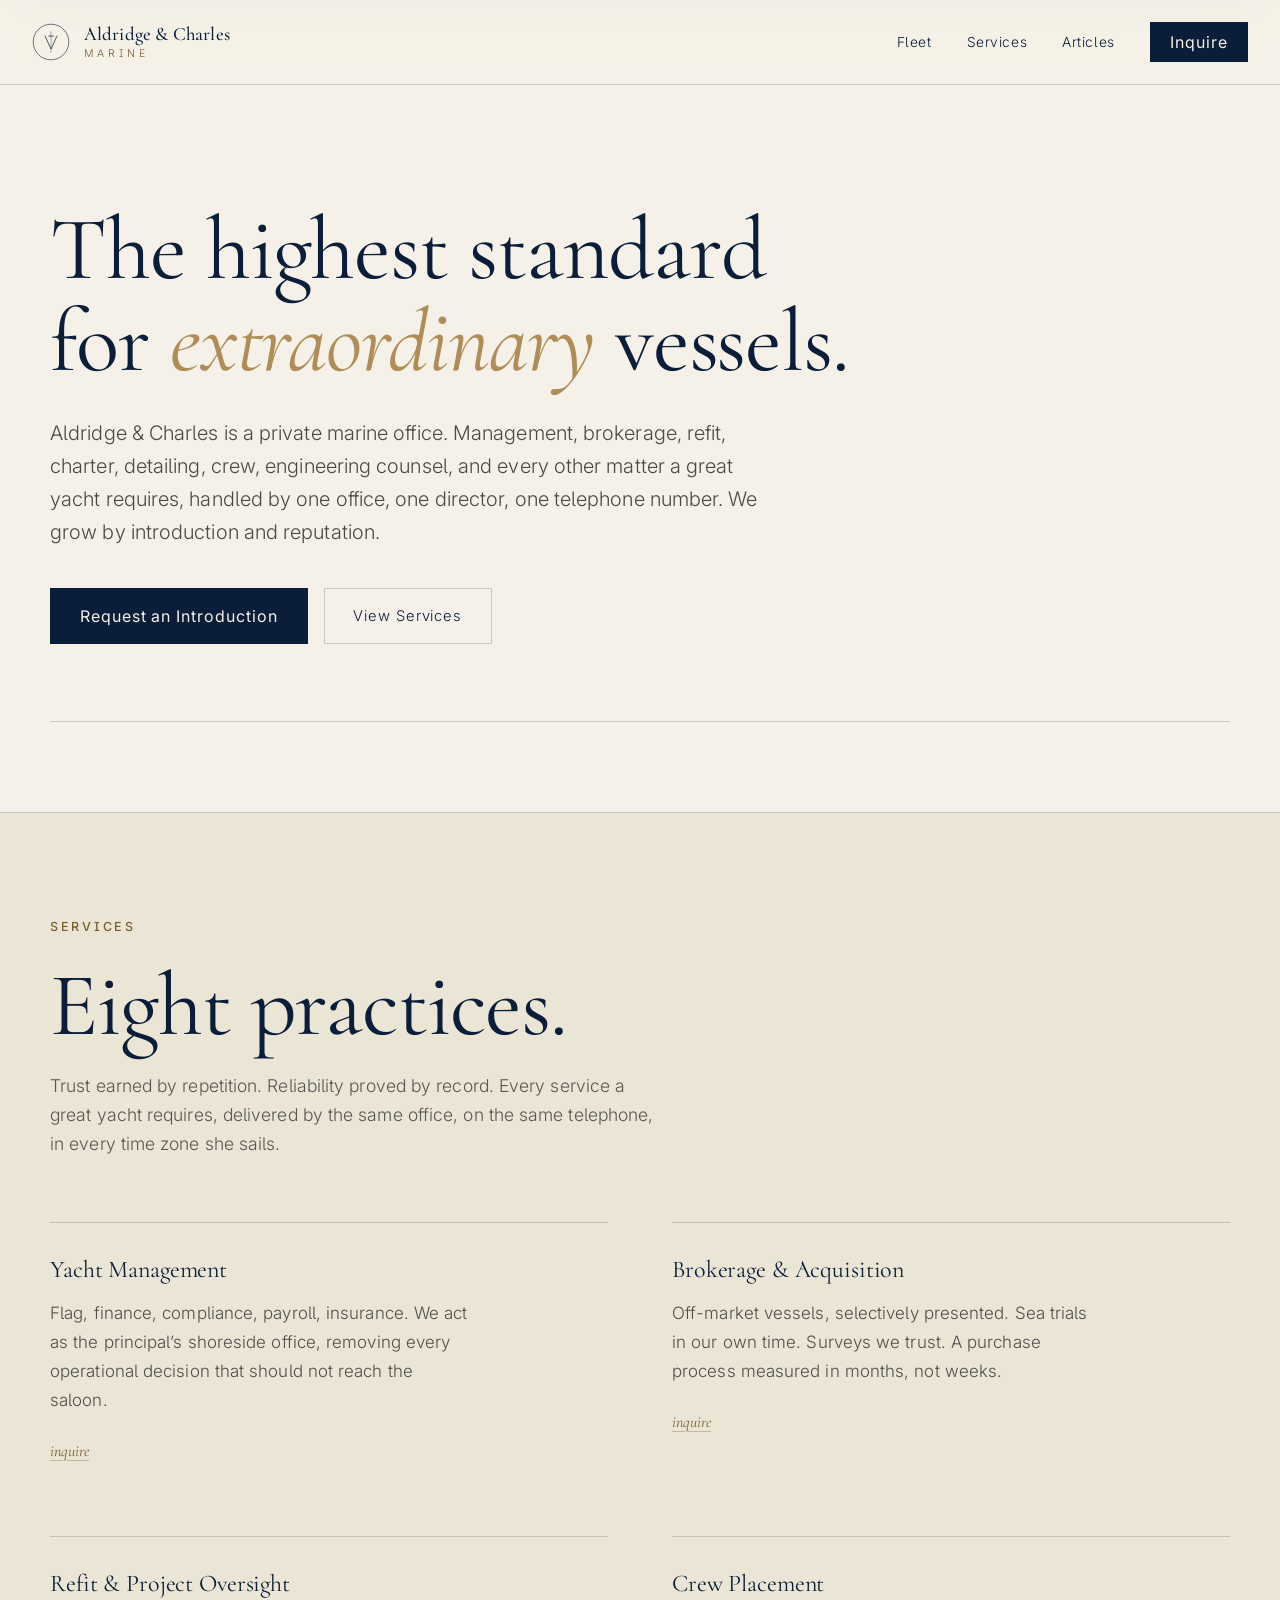
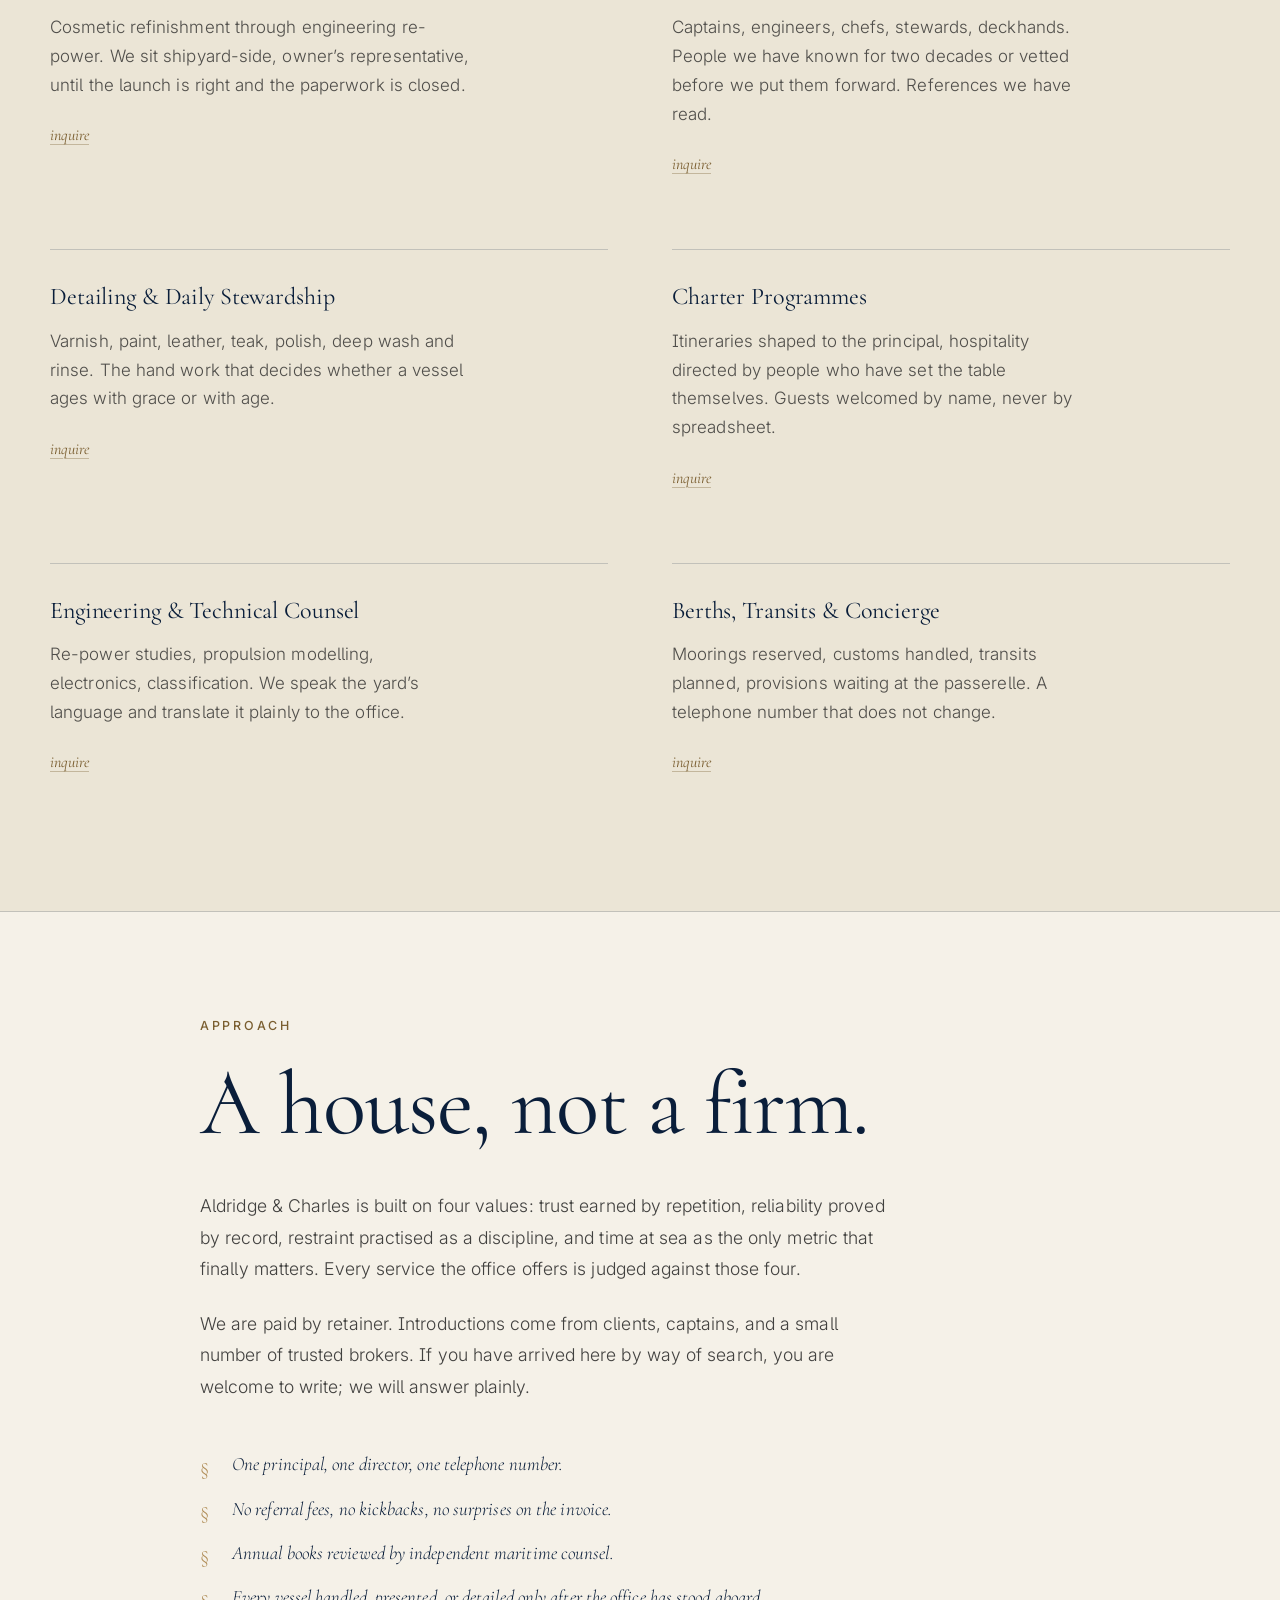
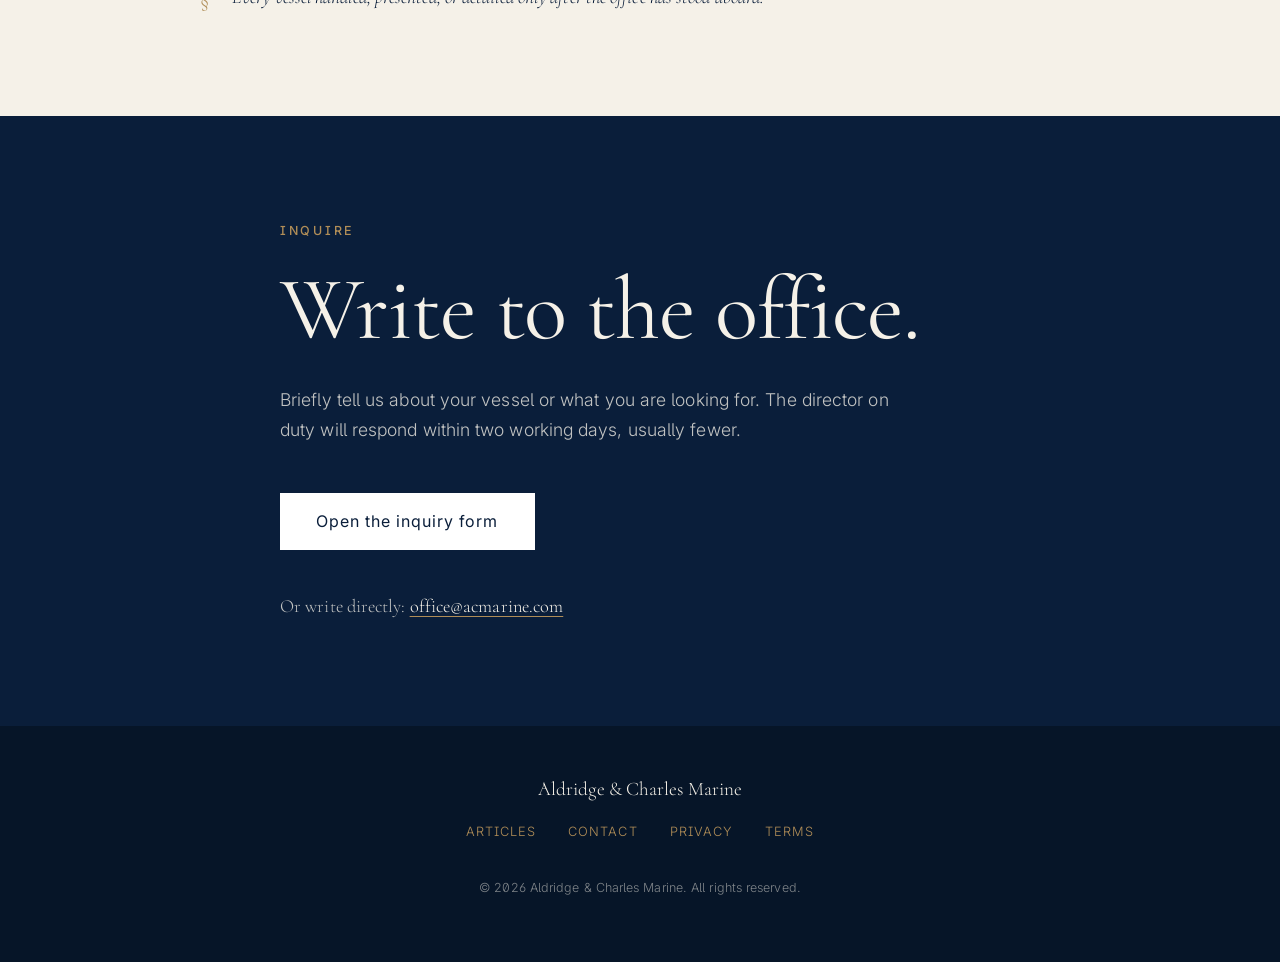
<file: index.html>
<!DOCTYPE html>
<html lang="en">
<head>
<meta charset="UTF-8">
<meta name="viewport" content="width=device-width, initial-scale=1.0, viewport-fit=cover">
<meta name="theme-color" content="#0a1e3a" media="(prefers-color-scheme: light)">
<meta name="theme-color" content="#0a1e3a" media="(prefers-color-scheme: dark)">
<title>Aldridge &amp; Charles Marine. Yacht Management, Brokerage, Refit, Charter, Crew &amp; Detailing.</title>
<meta name="description" content="Aldridge &amp; Charles Marine: a private office handling yacht management, brokerage, refit, charter, crew, detailing, and every other service a great yacht requires. Mediterranean to the Indian Ocean. Trust, reliability, and quiet competence.">
<meta name="keywords" content="yacht management, yacht brokerage, yacht refit, yacht charter, yacht detailing, crew placement, marine services, superyacht management, yacht acquisition, refit oversight, private marine office, Aldridge and Charles Marine, ACMarine">
<meta name="author" content="Aldridge &amp; Charles Marine">
<link rel="canonical" href="https://acmarine.com/">
<meta property="og:type" content="website">
<meta property="og:locale" content="en_US">
<meta property="og:site_name" content="Aldridge &amp; Charles Marine">
<meta property="og:title" content="Aldridge &amp; Charles Marine. Yacht Management, Brokerage, Refit, Charter, Crew &amp; Detailing.">
<meta property="og:description" content="A private office handling every service a great yacht requires, from the Mediterranean to the Indian Ocean.">
<meta property="og:url" content="https://acmarine.com/">
<meta property="og:image" content="https://acmarine.com/og.svg">
<meta property="og:image:type" content="image/svg+xml">
<meta property="og:image:width" content="1200">
<meta property="og:image:height" content="630">
<meta property="og:image:alt" content="Aldridge &amp; Charles Marine. A private marine office for yacht management, brokerage, refit, charter, crew, and detailing.">
<meta name="twitter:card" content="summary_large_image">
<meta name="twitter:title" content="Aldridge &amp; Charles Marine">
<meta name="twitter:description" content="A private office handling every service a great yacht requires, from the Mediterranean to the Indian Ocean.">
<meta name="twitter:image" content="https://acmarine.com/og.svg">
<meta name="robots" content="index, follow, max-image-preview:large, max-snippet:-1, max-video-preview:-1">
<link rel="preconnect" href="https://fonts.googleapis.com">
<link rel="preconnect" href="https://fonts.gstatic.com" crossorigin>
<link rel="preload" as="style" href="https://fonts.googleapis.com/css2?family=Cormorant+Garamond:ital,wght@0,400;0,500;1,400&family=Inter:wght@300;400;500&display=swap" onload="this.onload=null;this.rel='stylesheet'">
<noscript><link rel="stylesheet" href="https://fonts.googleapis.com/css2?family=Cormorant+Garamond:ital,wght@0,400;0,500;1,400&family=Inter:wght@300;400;500&display=swap"></noscript>
<link rel="stylesheet" href="/styles.css">
<link rel="icon" type="image/svg+xml" href="/favicon.svg">
<link rel="sitemap" type="application/xml" href="/sitemap.xml">
<link rel="alternate" type="application/rss+xml" title="Aldridge &amp; Charles Marine" href="/rss.xml">
<script type="application/ld+json">
{
  "@context": "https://schema.org",
  "@graph": [
    {
      "@type": "ProfessionalService",
      "@id": "https://acmarine.com/#org",
      "name": "Aldridge & Charles Marine",
      "alternateName": "ACMarine",
      "url": "https://acmarine.com/",
      "logo": "https://acmarine.com/favicon.svg",
      "image": "https://acmarine.com/og.svg",
      "description": "A private marine office. Yacht management, brokerage, refit, charter, detailing, crew placement, engineering counsel, and concierge.",
      "areaServed": [
        { "@type": "Place", "name": "Mediterranean" },
        { "@type": "Place", "name": "Caribbean" },
        { "@type": "Place", "name": "Atlantic" },
        { "@type": "Place", "name": "Pacific" },
        { "@type": "Place", "name": "Indian Ocean" }
      ],
      "address": [
        { "@type": "PostalAddress", "addressLocality": "Monaco" },
        { "@type": "PostalAddress", "addressLocality": "Antibes", "addressCountry": "FR" },
        { "@type": "PostalAddress", "addressLocality": "Newport", "addressRegion": "RI", "addressCountry": "US" },
        { "@type": "PostalAddress", "addressLocality": "Seattle", "addressRegion": "WA", "addressCountry": "US" }
      ],
      "contactPoint": {
        "@type": "ContactPoint",
        "contactType": "office",
        "email": "office@acmarine.com",
        "availableLanguage": ["English", "French"]
      },
      "hasOfferCatalog": {
        "@type": "OfferCatalog",
        "name": "Marine Services",
        "itemListElement": [
          { "@type": "Offer", "itemOffered": { "@type": "Service", "name": "Yacht Management", "description": "Flag, finance, compliance, payroll, and insurance for owner-operated vessels." } },
          { "@type": "Offer", "itemOffered": { "@type": "Service", "name": "Brokerage & Acquisition", "description": "Off-market vessels, sea trials, and considered purchase processes." } },
          { "@type": "Offer", "itemOffered": { "@type": "Service", "name": "Refit & Project Oversight", "description": "Owner's-representative oversight of cosmetic and engineering refits, shipyard-side." } },
          { "@type": "Offer", "itemOffered": { "@type": "Service", "name": "Crew Placement", "description": "Vetted captains, engineers, chefs, stewards, and deckhands." } },
          { "@type": "Offer", "itemOffered": { "@type": "Service", "name": "Detailing & Daily Stewardship", "description": "Varnish, paint, leather, teak, polish, and deep wash by hand." } },
          { "@type": "Offer", "itemOffered": { "@type": "Service", "name": "Charter Programmes", "description": "Bespoke itineraries and guest hospitality directed by people who have set the table themselves." } },
          { "@type": "Offer", "itemOffered": { "@type": "Service", "name": "Engineering & Technical Counsel", "description": "Re-power studies, propulsion modelling, electronics, and classification advisory." } },
          { "@type": "Offer", "itemOffered": { "@type": "Service", "name": "Berths, Transits & Concierge", "description": "Moorings, customs, transits, and provisioning, in every harbour worth a name." } }
        ]
      },
      "knowsAbout": ["yacht management", "yacht brokerage", "yacht refit", "yacht charter", "crew placement", "yacht detailing", "marine engineering", "berth logistics"]
    },
    {
      "@type": "WebSite",
      "@id": "https://acmarine.com/#site",
      "url": "https://acmarine.com/",
      "name": "Aldridge & Charles Marine",
      "publisher": { "@id": "https://acmarine.com/#org" },
      "inLanguage": "en"
    },
    {
      "@type": "WebPage",
      "@id": "https://acmarine.com/#home",
      "url": "https://acmarine.com/",
      "name": "Aldridge & Charles Marine",
      "isPartOf": { "@id": "https://acmarine.com/#site" },
      "about": { "@id": "https://acmarine.com/#org" },
      "primaryImageOfPage": "https://acmarine.com/og.svg",
      "breadcrumb": { "@id": "https://acmarine.com/#breadcrumb" }
    },
    {
      "@type": "BreadcrumbList",
      "@id": "https://acmarine.com/#breadcrumb",
      "itemListElement": [{ "@type": "ListItem", "position": 1, "name": "Home", "item": "https://acmarine.com/" }]
    },
    {
      "@type": "FAQPage",
      "@id": "https://acmarine.com/#faq",
      "mainEntity": [
        {
          "@type": "Question",
          "name": "What marine services does Aldridge & Charles offer?",
          "acceptedAnswer": { "@type": "Answer", "text": "Yacht management, brokerage and acquisition, refit and project oversight, charter programmes, crew placement, detailing and daily stewardship, engineering and technical counsel, and berths, transits and concierge." }
        },
        {
          "@type": "Question",
          "name": "Where does Aldridge & Charles operate?",
          "acceptedAnswer": { "@type": "Answer", "text": "From the Mediterranean to the Indian Ocean, including the Caribbean, the Atlantic and the Pacific. Offices in Monaco, Antibes, Newport and Seattle." }
        },
        {
          "@type": "Question",
          "name": "How does Aldridge & Charles take on new clients?",
          "acceptedAnswer": { "@type": "Answer", "text": "Most introductions come from existing principals, captains, and a small number of trusted brokers. The office answers cold inquiries plainly and within two working days." }
        },
        {
          "@type": "Question",
          "name": "Is Aldridge & Charles paid by commission?",
          "acceptedAnswer": { "@type": "Answer", "text": "No. The office is paid by retainer. There are no referral fees, no kickbacks, and no surprises on the invoice. Annual books are reviewed by independent maritime counsel." }
        }
      ]
    }
  ]
}
</script>
</head>
<body>

<header class="site-header" id="top">
  <a href="#top" class="brand" aria-label="Aldridge and Charles Marine">
    <svg class="brand-mark" viewBox="0 0 64 64" aria-hidden="true">
      <circle cx="32" cy="32" r="30" fill="none" stroke="currentColor" stroke-width="1"/>
      <path d="M22 22 L32 44 L42 22" fill="none" stroke="currentColor" stroke-width="1.2" stroke-linecap="round" stroke-linejoin="round"/>
      <path d="M28 22 L36 22" fill="none" stroke="currentColor" stroke-width="1.2" stroke-linecap="round"/>
      <path d="M32 14 L32 50" fill="none" stroke="currentColor" stroke-width="0.6"/>
    </svg>
    <span class="brand-text">
      <span class="brand-name">Aldridge &amp; Charles</span>
      <span class="brand-sub">Marine</span>
    </span>
  </a>
  <nav class="site-nav" aria-label="Primary">
    <a href="/fleet" class="nav-link">Fleet</a>
    <a href="#services" class="nav-link">Services</a>
    <a href="/articles" class="nav-link">Articles</a>
    <button type="button" class="nav-cta" data-open-inquire>Inquire</button>
    <button type="button" class="nav-burger" aria-label="Open menu" aria-expanded="false" aria-controls="mobile-drawer">
      <span></span><span></span><span></span>
    </button>
  </nav>
</header>

<div id="mobile-drawer" class="mobile-drawer" hidden>
  <nav aria-label="Mobile">
    <a href="/" class="drawer-link">Home</a>
    <a href="/fleet" class="drawer-link">Fleet</a>
    <a href="/#services" class="drawer-link">Services</a>
    <a href="/#approach" class="drawer-link">Approach</a>
    <a href="/articles" class="drawer-link">Articles</a>
    <a href="/contact" class="drawer-link">Contact</a>
    <button type="button" class="drawer-cta" data-open-inquire>Inquire</button>
  </nav>
</div>

<main>

<section class="hero" aria-labelledby="hero-title">
  <div class="hero-inner">
    <h1 id="hero-title" class="reveal">
      The highest standard for <em>extraordinary</em> vessels.
    </h1>
    <p class="hero-sub reveal">
      Aldridge &amp; Charles is a private marine office. Management, brokerage, refit, charter, detailing, crew, engineering counsel, and every other matter a great yacht requires, handled by one office, one director, one telephone number. We grow by introduction and reputation.
    </p>
    <div class="hero-cta reveal">
      <button type="button" class="btn-primary" data-open-inquire>Request an Introduction</button>
      <a href="#services" class="btn-ghost">View Services</a>
    </div>
  </div>
  <div class="hero-rule" aria-hidden="true"></div>
</section>

<section class="services" id="services" aria-labelledby="services-title">
  <div class="section-head">
    <p class="eyebrow">Services</p>
    <h2 id="services-title">Eight practices.</h2>
    <p class="section-lede">Trust earned by repetition. Reliability proved by record. Every service a great yacht requires, delivered by the same office, on the same telephone, in every time zone she sails.</p>
  </div>
  <div class="service-grid">
    <article class="service reveal">
            <h3>Yacht Management</h3>
      <p>Flag, finance, compliance, payroll, insurance. We act as the principal&rsquo;s shoreside office, removing every operational decision that should not reach the saloon.</p>
      <button type="button" class="service-inquire" data-open-inquire data-inquire-service="Yacht Management">inquire</button>
    </article>
    <article class="service reveal">
            <h3>Brokerage &amp; Acquisition</h3>
      <p>Off-market vessels, selectively presented. Sea trials in our own time. Surveys we trust. A purchase process measured in months, not weeks.</p>
      <button type="button" class="service-inquire" data-open-inquire data-inquire-service="Brokerage &amp; Acquisition">inquire</button>
    </article>
    <article class="service reveal">
            <h3>Refit &amp; Project Oversight</h3>
      <p>Cosmetic refinishment through engineering re-power. We sit shipyard-side, owner&rsquo;s representative, until the launch is right and the paperwork is closed.</p>
      <button type="button" class="service-inquire" data-open-inquire data-inquire-service="Refit &amp; Project Oversight">inquire</button>
    </article>
    <article class="service reveal">
            <h3>Crew Placement</h3>
      <p>Captains, engineers, chefs, stewards, deckhands. People we have known for two decades or vetted before we put them forward. References we have read.</p>
      <button type="button" class="service-inquire" data-open-inquire data-inquire-service="Crew Placement">inquire</button>
    </article>
    <article class="service reveal">
            <h3>Detailing &amp; Daily Stewardship</h3>
      <p>Varnish, paint, leather, teak, polish, deep wash and rinse. The hand work that decides whether a vessel ages with grace or with age.</p>
      <button type="button" class="service-inquire" data-open-inquire data-inquire-service="Detailing &amp; Daily Stewardship">inquire</button>
    </article>
    <article class="service reveal">
            <h3>Charter Programmes</h3>
      <p>Itineraries shaped to the principal, hospitality directed by people who have set the table themselves. Guests welcomed by name, never by spreadsheet.</p>
      <button type="button" class="service-inquire" data-open-inquire data-inquire-service="Charter Programmes">inquire</button>
    </article>
    <article class="service reveal">
            <h3>Engineering &amp; Technical Counsel</h3>
      <p>Re-power studies, propulsion modelling, electronics, classification. We speak the yard&rsquo;s language and translate it plainly to the office.</p>
      <button type="button" class="service-inquire" data-open-inquire data-inquire-service="Engineering &amp; Technical Counsel">inquire</button>
    </article>
    <article class="service reveal">
            <h3>Berths, Transits &amp; Concierge</h3>
      <p>Moorings reserved, customs handled, transits planned, provisions waiting at the passerelle. A telephone number that does not change.</p>
      <button type="button" class="service-inquire" data-open-inquire data-inquire-service="Berths, Transits &amp; Concierge">inquire</button>
    </article>
  </div>
</section>

<section class="approach" id="approach" aria-labelledby="approach-title">
  <div class="approach-inner">
    <p class="eyebrow">Approach</p>
    <h2 id="approach-title">A house, not a firm.</h2>
    <div class="approach-body">
      <p>
        Aldridge &amp; Charles is built on four values: trust earned by repetition, reliability proved by record, restraint practised as a discipline, and time at sea as the only metric that finally matters. Every service the office offers is judged against those four.
      </p>
      <p>
        We are paid by retainer. Introductions come from clients, captains, and a small number of trusted brokers. If you have arrived here by way of search, you are welcome to write; we will answer plainly.
      </p>
    </div>
    <ul class="creed">
      <li><span>&sect;</span> One principal, one director, one telephone number.</li>
      <li><span>&sect;</span> No referral fees, no kickbacks, no surprises on the invoice.</li>
      <li><span>&sect;</span> Annual books reviewed by independent maritime counsel.</li>
      <li><span>&sect;</span> Every vessel handled, presented, or detailed only after the office has stood aboard.</li>
    </ul>
  </div>
</section>

<section class="contact" id="contact" aria-labelledby="contact-title">
  <div class="contact-inner">
    <p class="eyebrow">Inquire</p>
    <h2 id="contact-title">Write to the office.</h2>
    <p class="contact-lede">
      Briefly tell us about your vessel or what you are looking for. The director on duty will respond within two working days, usually fewer.
    </p>
    <div class="contact-actions">
      <button type="button" class="btn-primary btn-large" data-open-inquire>Open the inquiry form</button>
    </div>
    <p class="direct">
      Or write directly:
      <a href="mailto:office@acmarine.com">office@acmarine.com</a>
    </p>
  </div>
</section>

</main>

<dialog id="inquire-dialog" class="inquire-dialog" aria-labelledby="inquire-title">
  <div class="inquire-inner">
    <button type="button" class="dialog-close" data-close-inquire aria-label="Close">&times;</button>
    <p class="eyebrow">Inquire</p>
    <h2 id="inquire-title">Write to the office.</h2>
    <p class="inquire-lede">Tell us, briefly, about your vessel or what you are looking for. The director on duty replies within two working days.</p>
    <form class="inquire-form" id="inquire-form" novalidate>
      <label class="field">
        <span>Name</span>
        <input type="text" name="name" autocomplete="name" required>
      </label>
      <label class="field">
        <span>Email</span>
        <input type="email" name="email" autocomplete="email" required>
      </label>
      <label class="field field-full">
        <span>Vessel or matter</span>
        <textarea name="message" rows="5" required placeholder="Your vessel, the matter, or simply a hello."></textarea>
      </label>
      <input type="hidden" name="listing_slug" value="">
      <button type="submit" class="btn-primary btn-block">Send</button>
      <p class="form-note" role="status" aria-live="polite"></p>
    </form>
    <p class="direct">
      Or write directly:
      <a href="mailto:office@acmarine.com">office@acmarine.com</a>
    </p>
  </div>
</dialog>

<footer class="site-footer">
  <div class="footer-inner">
    <p class="footer-mark">Aldridge &amp; Charles Marine</p>
    <nav class="footer-nav" aria-label="Footer">
      <a href="/articles">Articles</a>
      <a href="/contact">Contact</a>
      <a href="/privacy">Privacy</a>
      <a href="/terms">Terms</a>
    </nav>
    <p class="footer-fine">&copy; <span id="year"></span> Aldridge &amp; Charles Marine. All rights reserved.</p>
  </div>
</footer>

<script src="/acm-controls.js" defer></script>
<script src="/script.js" defer></script>
</body>
</html>
</file>
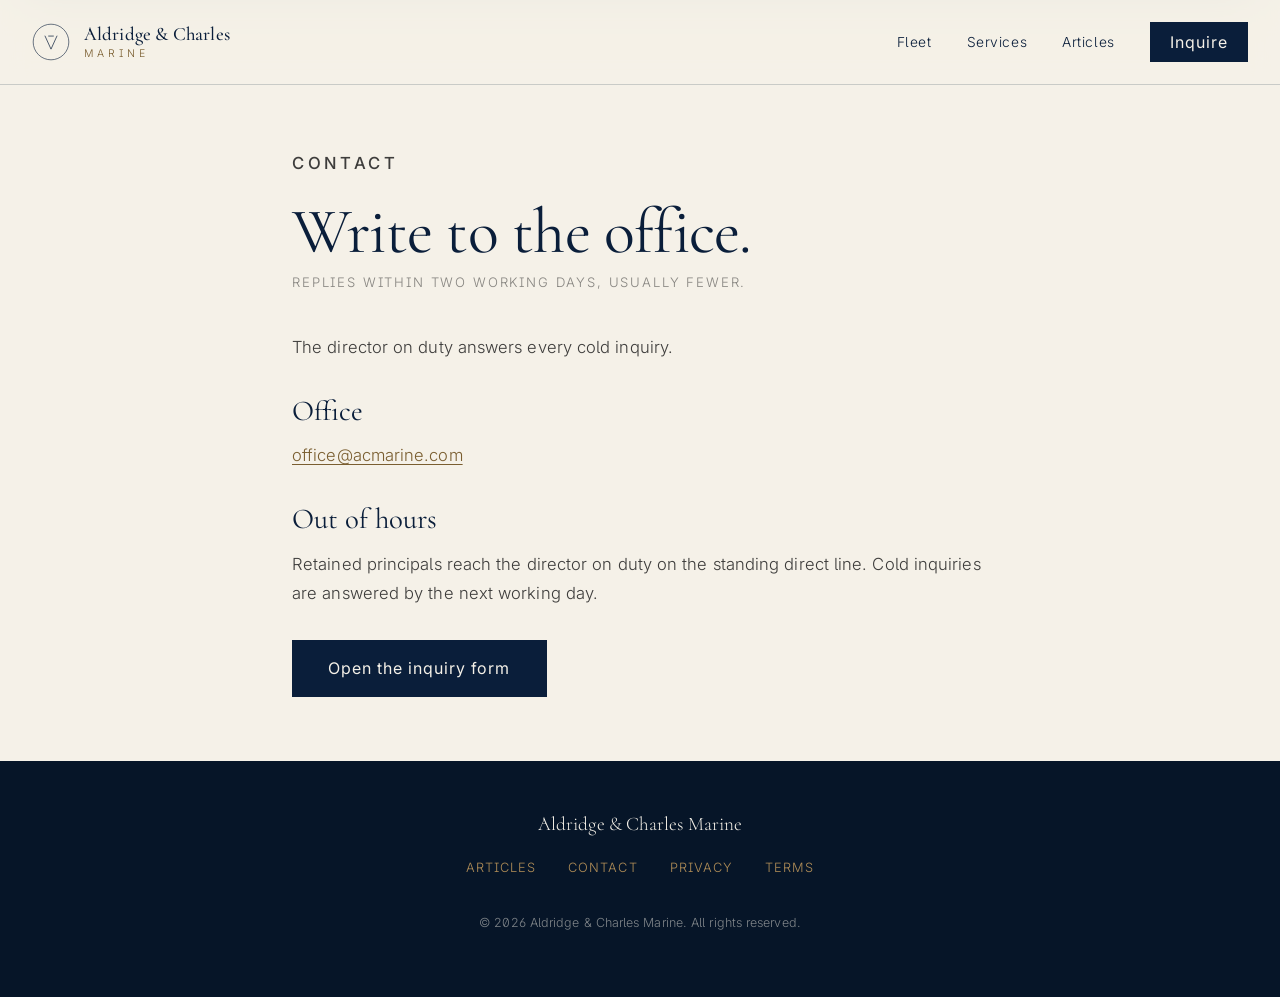
<file: contact/index.html>
<!DOCTYPE html>
<html lang="en">
<head>
<meta charset="UTF-8">
<meta name="viewport" content="width=device-width, initial-scale=1.0">
<meta name="theme-color" content="#0a1e3a">
<title>Contact. Aldridge &amp; Charles Marine.</title>
<meta name="description" content="Write to the office. Aldridge &amp; Charles Marine answers within two working days. Offices in Monaco, Antibes, Newport, and Seattle.">
<link rel="canonical" href="https://acmarine.com/contact">
<meta name="robots" content="index, follow">
<link rel="preconnect" href="https://fonts.googleapis.com">
<link rel="preconnect" href="https://fonts.gstatic.com" crossorigin>
<link rel="preload" as="style" href="https://fonts.googleapis.com/css2?family=Cormorant+Garamond:ital,wght@0,400;0,500;1,400&family=Inter:wght@300;400;500&display=swap" onload="this.onload=null;this.rel='stylesheet'">
<noscript><link rel="stylesheet" href="https://fonts.googleapis.com/css2?family=Cormorant+Garamond:ital,wght@0,400;0,500;1,400&family=Inter:wght@300;400;500&display=swap"></noscript>
<link rel="stylesheet" href="/styles.css">
<link rel="icon" type="image/svg+xml" href="/favicon.svg">
<script type="application/ld+json">
{
  "@context": "https://schema.org",
  "@type": "ContactPage",
  "name": "Contact Aldridge & Charles Marine",
  "url": "https://acmarine.com/contact",
  "mainEntity": {
    "@type": "ProfessionalService",
    "name": "Aldridge & Charles Marine",
    "email": "office@acmarine.com",
    "address": [
      { "@type": "PostalAddress", "addressLocality": "Monaco" },
      { "@type": "PostalAddress", "addressLocality": "Antibes", "addressCountry": "FR" },
      { "@type": "PostalAddress", "addressLocality": "Newport", "addressRegion": "RI", "addressCountry": "US" },
      { "@type": "PostalAddress", "addressLocality": "Seattle", "addressRegion": "WA", "addressCountry": "US" }
    ]
  }
}
</script>
</head>
<body>

<header class="site-header">
  <a href="/" class="brand" aria-label="Aldridge and Charles Marine">
    <svg class="brand-mark" viewBox="0 0 64 64" aria-hidden="true">
      <circle cx="32" cy="32" r="30" fill="none" stroke="currentColor" stroke-width="1"/>
      <path d="M22 22 L32 44 L42 22" fill="none" stroke="currentColor" stroke-width="1.2" stroke-linecap="round" stroke-linejoin="round"/>
      <path d="M28 22 L36 22" fill="none" stroke="currentColor" stroke-width="1.2" stroke-linecap="round"/>
    </svg>
    <span class="brand-text"><span class="brand-name">Aldridge &amp; Charles</span><span class="brand-sub">Marine</span></span>
  </a>
  <nav class="site-nav" aria-label="Primary">
    <a href="/fleet" class="nav-link">Fleet</a>
    <a href="/#services" class="nav-link">Services</a>
    <a href="/articles" class="nav-link">Articles</a>
    <button type="button" class="nav-cta" data-open-inquire>Inquire</button>
    <button type="button" class="nav-burger" aria-label="Open menu" aria-expanded="false" aria-controls="mobile-drawer"><span></span><span></span><span></span></button>
  </nav>
</header>

<div id="mobile-drawer" class="mobile-drawer" hidden>
  <nav aria-label="Mobile">
    <a href="/" class="drawer-link">Home</a>
    <a href="/fleet" class="drawer-link">Fleet</a>
    <a href="/#services" class="drawer-link">Services</a>
    <a href="/articles" class="drawer-link">Articles</a>
    <a href="/contact" class="drawer-link">Contact</a>
    <button type="button" class="drawer-cta" data-open-inquire>Inquire</button>
  </nav>
</div>

<main class="legal-page">
  <p class="eyebrow">Contact</p>
  <h1>Write to the office.</h1>
  <p class="updated">Replies within two working days, usually fewer.</p>

  <p>The director on duty answers every cold inquiry.</p>

  <h2>Office</h2>
  <p><a href="mailto:office@acmarine.com">office@acmarine.com</a></p>

  <h2>Out of hours</h2>
  <p>Retained principals reach the director on duty on the standing direct line. Cold inquiries are answered by the next working day.</p>

  <div style="margin-top:2rem">
    <button type="button" class="btn-primary btn-large" data-open-inquire>Open the inquiry form</button>
  </div>
</main>

<dialog id="inquire-dialog" class="inquire-dialog" aria-labelledby="inquire-title">
  <div class="inquire-inner">
    <button type="button" class="dialog-close" data-close-inquire aria-label="Close">&times;</button>
    <p class="eyebrow">Inquire</p>
    <h2 id="inquire-title">Write to the office.</h2>
    <form class="inquire-form" id="inquire-form" novalidate>
      <label class="field"><span>Name</span><input type="text" name="name" autocomplete="name" required></label>
      <label class="field"><span>Email</span><input type="email" name="email" autocomplete="email" required></label>
      <label class="field field-full"><span>Vessel or matter</span><textarea name="message" rows="5" required></textarea></label>
      <input type="hidden" name="listing_slug" value="">
      <button type="submit" class="btn-primary btn-block">Send</button>
      <p class="form-note" role="status" aria-live="polite"></p>
    </form>
  </div>
</dialog>

<footer class="site-footer">
  <div class="footer-inner">
    <p class="footer-mark">Aldridge &amp; Charles Marine</p>
    <nav class="footer-nav" aria-label="Footer">
      <a href="/articles">Articles</a>
      <a href="/contact">Contact</a>
      <a href="/privacy">Privacy</a>
      <a href="/terms">Terms</a>
    </nav>
    <p class="footer-fine">&copy; <span id="year"></span> Aldridge &amp; Charles Marine. All rights reserved.</p>
  </div>
</footer>

<script src="/acm-controls.js" defer></script>
<script src="/script.js" defer></script>
</body>
</html>
</file>
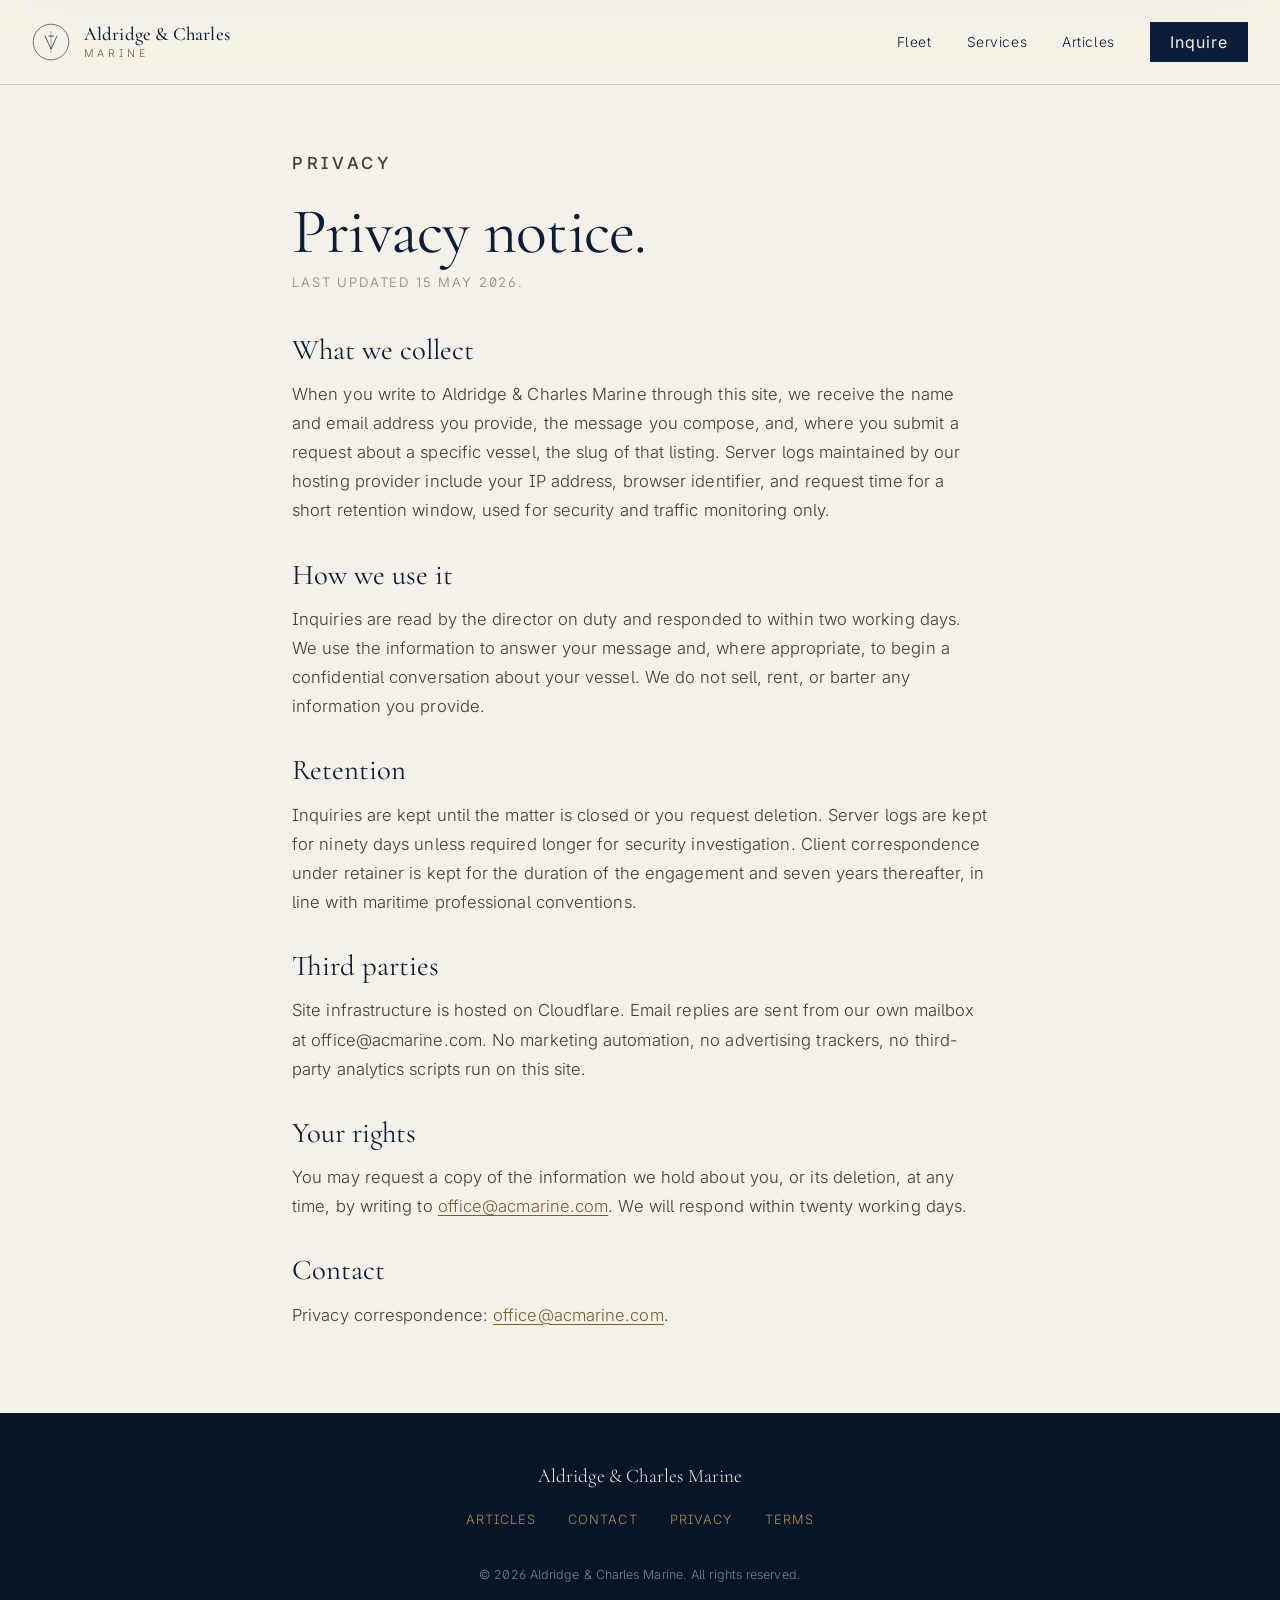
<file: privacy/index.html>
<!DOCTYPE html>
<html lang="en">
<head>
<meta charset="UTF-8">
<meta name="viewport" content="width=device-width, initial-scale=1.0">
<meta name="theme-color" content="#0a1e3a">
<title>Privacy. Aldridge &amp; Charles Marine.</title>
<meta name="description" content="The privacy notice of Aldridge &amp; Charles Marine. How the office handles inquiries, client data, and correspondence.">
<link rel="canonical" href="https://acmarine.com/privacy">
<meta name="robots" content="index, follow">
<link rel="preconnect" href="https://fonts.googleapis.com">
<link rel="preconnect" href="https://fonts.gstatic.com" crossorigin>
<link rel="preload" as="style" href="https://fonts.googleapis.com/css2?family=Cormorant+Garamond:ital,wght@0,400;0,500;1,400&family=Inter:wght@300;400;500&display=swap" onload="this.onload=null;this.rel='stylesheet'">
<noscript><link rel="stylesheet" href="https://fonts.googleapis.com/css2?family=Cormorant+Garamond:ital,wght@0,400;0,500;1,400&family=Inter:wght@300;400;500&display=swap"></noscript>
<link rel="stylesheet" href="/styles.css">
<link rel="icon" type="image/svg+xml" href="/favicon.svg">
</head>
<body>

<header class="site-header">
  <a href="/" class="brand" aria-label="Aldridge and Charles Marine">
    <svg class="brand-mark" viewBox="0 0 64 64" aria-hidden="true">
      <circle cx="32" cy="32" r="30" fill="none" stroke="currentColor" stroke-width="1"/>
      <path d="M22 22 L32 44 L42 22" fill="none" stroke="currentColor" stroke-width="1.2" stroke-linecap="round" stroke-linejoin="round"/>
      <path d="M28 22 L36 22" fill="none" stroke="currentColor" stroke-width="1.2" stroke-linecap="round"/>
      <path d="M32 14 L32 50" fill="none" stroke="currentColor" stroke-width="0.6"/>
    </svg>
    <span class="brand-text">
      <span class="brand-name">Aldridge &amp; Charles</span>
      <span class="brand-sub">Marine</span>
    </span>
  </a>
  <nav class="site-nav" aria-label="Primary">
    <a href="/fleet" class="nav-link">Fleet</a>
    <a href="/#services" class="nav-link">Services</a>
    <a href="/articles" class="nav-link">Articles</a>
    <button type="button" class="nav-cta" data-open-inquire>Inquire</button>
    <button type="button" class="nav-burger" aria-label="Open menu" aria-expanded="false" aria-controls="mobile-drawer">
      <span></span><span></span><span></span>
    </button>
  </nav>
</header>

<div id="mobile-drawer" class="mobile-drawer" hidden>
  <nav aria-label="Mobile">
    <a href="/" class="drawer-link">Home</a>
    <a href="/fleet" class="drawer-link">Fleet</a>
    <a href="/#services" class="drawer-link">Services</a>
    <a href="/articles" class="drawer-link">Articles</a>
    <a href="/contact" class="drawer-link">Contact</a>
    <button type="button" class="drawer-cta" data-open-inquire>Inquire</button>
  </nav>
</div>

<main class="legal-page">
  <p class="eyebrow">Privacy</p>
  <h1>Privacy notice.</h1>
  <p class="updated">Last updated 15 May 2026.</p>

  <h2>What we collect</h2>
  <p>When you write to Aldridge &amp; Charles Marine through this site, we receive the name and email address you provide, the message you compose, and, where you submit a request about a specific vessel, the slug of that listing. Server logs maintained by our hosting provider include your IP address, browser identifier, and request time for a short retention window, used for security and traffic monitoring only.</p>

  <h2>How we use it</h2>
  <p>Inquiries are read by the director on duty and responded to within two working days. We use the information to answer your message and, where appropriate, to begin a confidential conversation about your vessel. We do not sell, rent, or barter any information you provide.</p>

  <h2>Retention</h2>
  <p>Inquiries are kept until the matter is closed or you request deletion. Server logs are kept for ninety days unless required longer for security investigation. Client correspondence under retainer is kept for the duration of the engagement and seven years thereafter, in line with maritime professional conventions.</p>

  <h2>Third parties</h2>
  <p>Site infrastructure is hosted on Cloudflare. Email replies are sent from our own mailbox at office@acmarine.com. No marketing automation, no advertising trackers, no third-party analytics scripts run on this site.</p>

  <h2>Your rights</h2>
  <p>You may request a copy of the information we hold about you, or its deletion, at any time, by writing to <a href="mailto:office@acmarine.com">office@acmarine.com</a>. We will respond within twenty working days.</p>

  <h2>Contact</h2>
  <p>Privacy correspondence: <a href="mailto:office@acmarine.com">office@acmarine.com</a>.</p>
</main>

<dialog id="inquire-dialog" class="inquire-dialog" aria-labelledby="inquire-title">
  <div class="inquire-inner">
    <button type="button" class="dialog-close" data-close-inquire aria-label="Close">&times;</button>
    <p class="eyebrow">Inquire</p>
    <h2 id="inquire-title">Write to the office.</h2>
    <form class="inquire-form" id="inquire-form" novalidate>
      <label class="field"><span>Name</span><input type="text" name="name" autocomplete="name" required></label>
      <label class="field"><span>Email</span><input type="email" name="email" autocomplete="email" required></label>
      <label class="field field-full"><span>Vessel or matter</span><textarea name="message" rows="5" required></textarea></label>
      <input type="hidden" name="listing_slug" value="">
      <button type="submit" class="btn-primary btn-block">Send</button>
      <p class="form-note" role="status" aria-live="polite"></p>
    </form>
  </div>
</dialog>

<footer class="site-footer">
  <div class="footer-inner">
    <p class="footer-mark">Aldridge &amp; Charles Marine</p>
    <nav class="footer-nav" aria-label="Footer">
      <a href="/articles">Articles</a>
      <a href="/contact">Contact</a>
      <a href="/privacy">Privacy</a>
      <a href="/terms">Terms</a>
    </nav>
    <p class="footer-fine">&copy; <span id="year"></span> Aldridge &amp; Charles Marine. All rights reserved.</p>
  </div>
</footer>

<script src="/acm-controls.js" defer></script>
<script src="/script.js" defer></script>
</body>
</html>
</file>
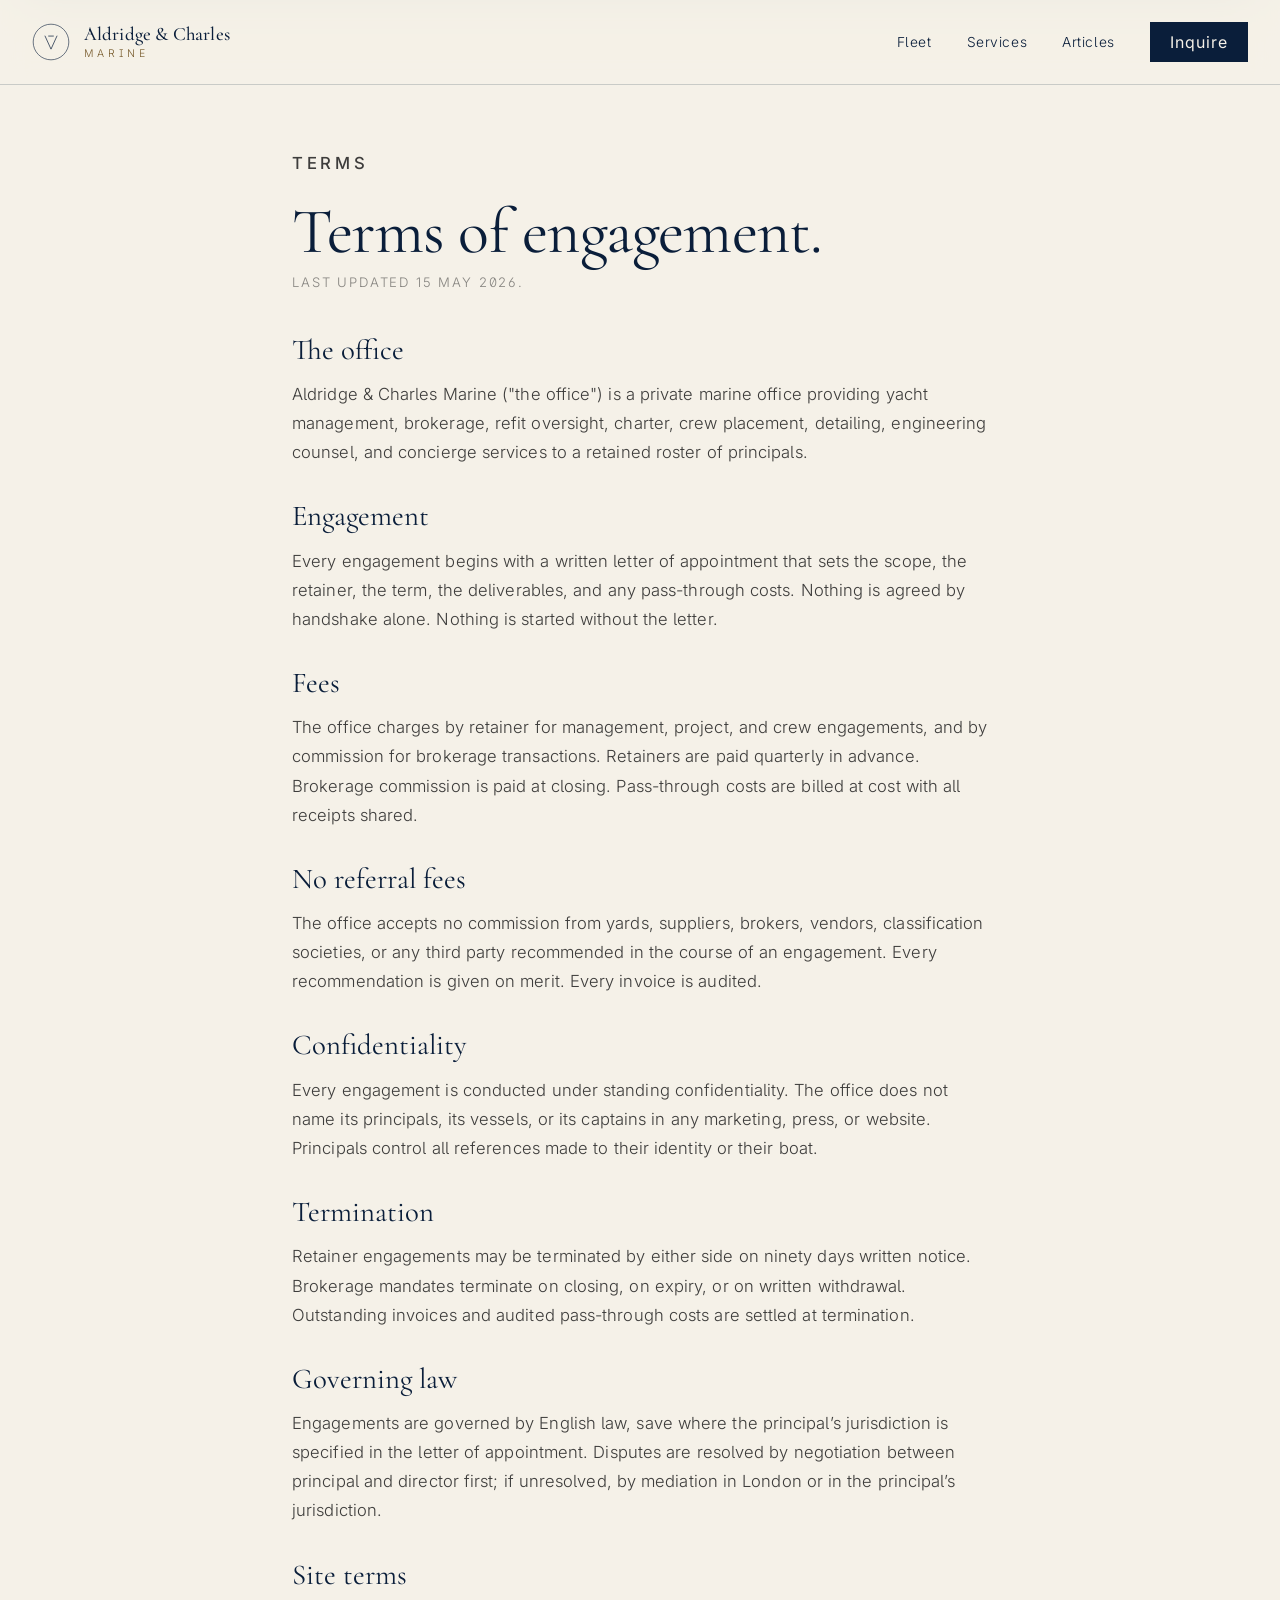
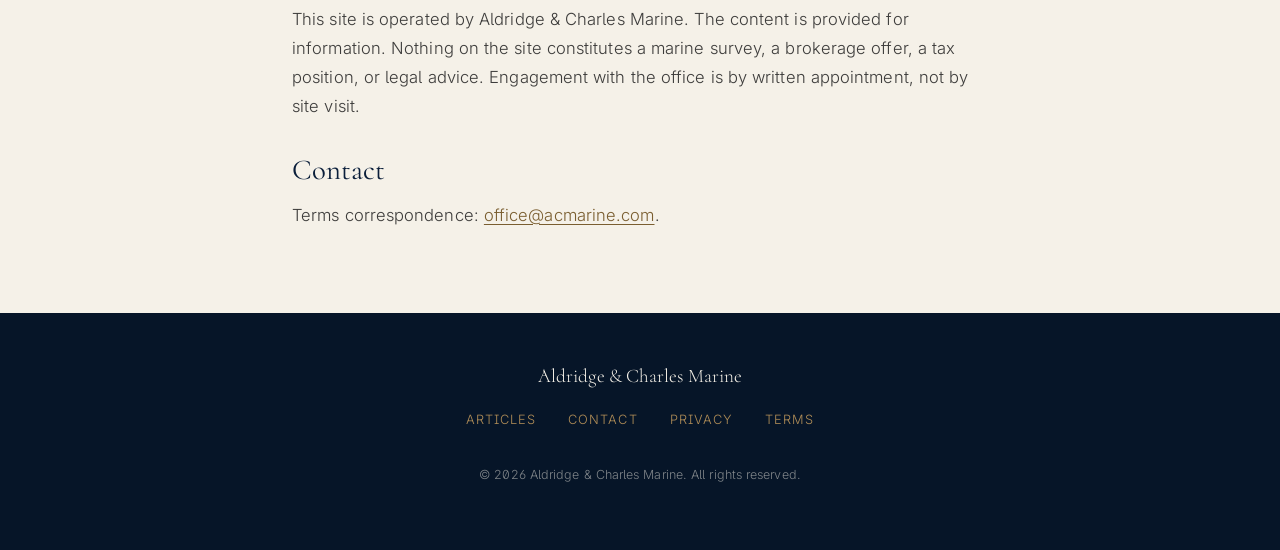
<file: terms/index.html>
<!DOCTYPE html>
<html lang="en">
<head>
<meta charset="UTF-8">
<meta name="viewport" content="width=device-width, initial-scale=1.0">
<meta name="theme-color" content="#0a1e3a">
<title>Terms. Aldridge &amp; Charles Marine.</title>
<meta name="description" content="Terms of engagement for Aldridge &amp; Charles Marine. How the office contracts, charges, and conducts itself with retained principals.">
<link rel="canonical" href="https://acmarine.com/terms">
<meta name="robots" content="index, follow">
<link rel="preconnect" href="https://fonts.googleapis.com">
<link rel="preconnect" href="https://fonts.gstatic.com" crossorigin>
<link rel="preload" as="style" href="https://fonts.googleapis.com/css2?family=Cormorant+Garamond:ital,wght@0,400;0,500;1,400&family=Inter:wght@300;400;500&display=swap" onload="this.onload=null;this.rel='stylesheet'">
<noscript><link rel="stylesheet" href="https://fonts.googleapis.com/css2?family=Cormorant+Garamond:ital,wght@0,400;0,500;1,400&family=Inter:wght@300;400;500&display=swap"></noscript>
<link rel="stylesheet" href="/styles.css">
<link rel="icon" type="image/svg+xml" href="/favicon.svg">
</head>
<body>

<header class="site-header">
  <a href="/" class="brand" aria-label="Aldridge and Charles Marine">
    <svg class="brand-mark" viewBox="0 0 64 64" aria-hidden="true">
      <circle cx="32" cy="32" r="30" fill="none" stroke="currentColor" stroke-width="1"/>
      <path d="M22 22 L32 44 L42 22" fill="none" stroke="currentColor" stroke-width="1.2" stroke-linecap="round" stroke-linejoin="round"/>
      <path d="M28 22 L36 22" fill="none" stroke="currentColor" stroke-width="1.2" stroke-linecap="round"/>
    </svg>
    <span class="brand-text"><span class="brand-name">Aldridge &amp; Charles</span><span class="brand-sub">Marine</span></span>
  </a>
  <nav class="site-nav" aria-label="Primary">
    <a href="/fleet" class="nav-link">Fleet</a>
    <a href="/#services" class="nav-link">Services</a>
    <a href="/articles" class="nav-link">Articles</a>
    <button type="button" class="nav-cta" data-open-inquire>Inquire</button>
    <button type="button" class="nav-burger" aria-label="Open menu" aria-expanded="false" aria-controls="mobile-drawer"><span></span><span></span><span></span></button>
  </nav>
</header>

<div id="mobile-drawer" class="mobile-drawer" hidden>
  <nav aria-label="Mobile">
    <a href="/" class="drawer-link">Home</a>
    <a href="/fleet" class="drawer-link">Fleet</a>
    <a href="/#services" class="drawer-link">Services</a>
    <a href="/articles" class="drawer-link">Articles</a>
    <a href="/contact" class="drawer-link">Contact</a>
    <button type="button" class="drawer-cta" data-open-inquire>Inquire</button>
  </nav>
</div>

<main class="legal-page">
  <p class="eyebrow">Terms</p>
  <h1>Terms of engagement.</h1>
  <p class="updated">Last updated 15 May 2026.</p>

  <h2>The office</h2>
  <p>Aldridge &amp; Charles Marine ("the office") is a private marine office providing yacht management, brokerage, refit oversight, charter, crew placement, detailing, engineering counsel, and concierge services to a retained roster of principals.</p>

  <h2>Engagement</h2>
  <p>Every engagement begins with a written letter of appointment that sets the scope, the retainer, the term, the deliverables, and any pass-through costs. Nothing is agreed by handshake alone. Nothing is started without the letter.</p>

  <h2>Fees</h2>
  <p>The office charges by retainer for management, project, and crew engagements, and by commission for brokerage transactions. Retainers are paid quarterly in advance. Brokerage commission is paid at closing. Pass-through costs are billed at cost with all receipts shared.</p>

  <h2>No referral fees</h2>
  <p>The office accepts no commission from yards, suppliers, brokers, vendors, classification societies, or any third party recommended in the course of an engagement. Every recommendation is given on merit. Every invoice is audited.</p>

  <h2>Confidentiality</h2>
  <p>Every engagement is conducted under standing confidentiality. The office does not name its principals, its vessels, or its captains in any marketing, press, or website. Principals control all references made to their identity or their boat.</p>

  <h2>Termination</h2>
  <p>Retainer engagements may be terminated by either side on ninety days written notice. Brokerage mandates terminate on closing, on expiry, or on written withdrawal. Outstanding invoices and audited pass-through costs are settled at termination.</p>

  <h2>Governing law</h2>
  <p>Engagements are governed by English law, save where the principal&rsquo;s jurisdiction is specified in the letter of appointment. Disputes are resolved by negotiation between principal and director first; if unresolved, by mediation in London or in the principal&rsquo;s jurisdiction.</p>

  <h2>Site terms</h2>
  <p>This site is operated by Aldridge &amp; Charles Marine. The content is provided for information. Nothing on the site constitutes a marine survey, a brokerage offer, a tax position, or legal advice. Engagement with the office is by written appointment, not by site visit.</p>

  <h2>Contact</h2>
  <p>Terms correspondence: <a href="mailto:office@acmarine.com">office@acmarine.com</a>.</p>
</main>

<dialog id="inquire-dialog" class="inquire-dialog" aria-labelledby="inquire-title">
  <div class="inquire-inner">
    <button type="button" class="dialog-close" data-close-inquire aria-label="Close">&times;</button>
    <p class="eyebrow">Inquire</p>
    <h2 id="inquire-title">Write to the office.</h2>
    <form class="inquire-form" id="inquire-form" novalidate>
      <label class="field"><span>Name</span><input type="text" name="name" autocomplete="name" required></label>
      <label class="field"><span>Email</span><input type="email" name="email" autocomplete="email" required></label>
      <label class="field field-full"><span>Vessel or matter</span><textarea name="message" rows="5" required></textarea></label>
      <input type="hidden" name="listing_slug" value="">
      <button type="submit" class="btn-primary btn-block">Send</button>
      <p class="form-note" role="status" aria-live="polite"></p>
    </form>
  </div>
</dialog>

<footer class="site-footer">
  <div class="footer-inner">
    <p class="footer-mark">Aldridge &amp; Charles Marine</p>
    <nav class="footer-nav" aria-label="Footer">
      <a href="/articles">Articles</a>
      <a href="/contact">Contact</a>
      <a href="/privacy">Privacy</a>
      <a href="/terms">Terms</a>
    </nav>
    <p class="footer-fine">&copy; <span id="year"></span> Aldridge &amp; Charles Marine. All rights reserved.</p>
  </div>
</footer>

<script src="/acm-controls.js" defer></script>
<script src="/script.js" defer></script>
</body>
</html>
</file>
<file: styles.css>
:root {
  --navy: #0a1e3a;
  --navy-deep: #061528;
  --ivory: #f5f1e8;
  --ivory-soft: #ebe5d6;
  --brass: #b08d57;
  --brass-deep: #7a5e30;
  --ink: #1a1a1a;
  --rule: rgba(10, 30, 58, 0.18);
  --serif: "Cormorant Garamond", "Cormorant", Georgia, "Times New Roman", serif;
  --sans: "Inter", system-ui, -apple-system, "Segoe UI", Helvetica, Arial, sans-serif;
  --container: 1180px;
}

* { box-sizing: border-box; }
html { scroll-behavior: smooth; -webkit-text-size-adjust: 100%; }

body {
  margin: 0;
  font-family: var(--sans);
  font-weight: 300;
  font-size: 17px;
  line-height: 1.65;
  color: var(--ink);
  background: var(--ivory);
  letter-spacing: 0.005em;
  font-feature-settings: "ss01", "ss02";
}

img, svg { max-width: 100%; display: block; }
a { color: inherit; }

h1, h2, h3 {
  font-family: var(--serif);
  font-weight: 400;
  letter-spacing: -0.005em;
  color: var(--navy);
  margin: 0;
  text-wrap: balance;
}

h1 {
  font-size: clamp(2.85rem, 11.4vw, 5.6rem);
  line-height: 1.03;
  letter-spacing: -0.012em;
}
h2 {
  font-size: clamp(2.85rem, 11.4vw, 5.6rem);
  line-height: 1.03;
  letter-spacing: -0.012em;
}
h3 { font-size: clamp(1.18rem, 2.6vw, 1.5rem); line-height: 1.25; }
h1 em, h2 em { font-style: italic; color: var(--brass); }

p { margin: 0; }
.eyebrow {
  font-family: var(--sans);
  font-size: 0.78rem;
  text-transform: uppercase;
  letter-spacing: 0.22em;
  color: var(--brass-deep);
  font-weight: 500;
  margin-bottom: 1.4rem;
}

/* HEADER */
.site-header {
  position: sticky;
  top: 0;
  z-index: 50;
  display: flex;
  align-items: center;
  justify-content: space-between;
  padding: 1.4rem 2rem;
  background: rgba(245, 241, 232, 0.86);
  backdrop-filter: saturate(140%) blur(14px);
  -webkit-backdrop-filter: saturate(140%) blur(14px);
  border-bottom: 1px solid var(--rule);
}
.brand { display: flex; align-items: center; gap: 0.85rem; text-decoration: none; color: var(--navy); }
.brand-mark { width: 38px; height: 38px; color: var(--navy); flex-shrink: 0; }
.brand-text { display: flex; flex-direction: column; line-height: 1; }
.brand-name { font-family: var(--serif); font-size: 1.18rem; font-weight: 500; letter-spacing: 0.01em; }
.brand-sub { font-family: var(--sans); font-size: 0.66rem; text-transform: uppercase; letter-spacing: 0.36em; color: var(--brass-deep); margin-top: 0.32rem; }
.site-nav { display: flex; gap: 2.2rem; align-items: center; }
.site-nav a { text-decoration: none; font-size: 0.86rem; letter-spacing: 0.04em; color: var(--navy); padding: 0.4rem 0; position: relative; transition: color 0.2s; }
.site-nav a:hover { color: var(--brass-deep); }
.site-nav .nav-cta {
  display: inline-block;
  background: var(--navy);
  color: var(--ivory);
  text-decoration: none;
  border: 1px solid var(--navy);
  padding: 0.55rem 1.2rem;
  border-radius: 0;
  font-family: var(--sans);
  font-size: 0.86rem;
  letter-spacing: 0.06em;
  font-weight: 400;
  cursor: pointer;
  transition: background 0.2s, transform 0.2s;
}
.site-nav .nav-cta:hover { background: var(--navy-deep); color: var(--ivory); transform: translateY(-1px); }

.nav-burger {
  display: none;
  background: transparent;
  border: 1px solid var(--rule);
  width: 38px;
  height: 38px;
  cursor: pointer;
  flex-direction: column;
  align-items: center;
  justify-content: center;
  gap: 4px;
  padding: 0;
  margin-left: 0.6rem;
}
.nav-burger span {
  width: 18px; height: 1.5px;
  background: var(--navy);
  transition: transform 0.25s, opacity 0.25s;
}
.nav-burger[aria-expanded="true"] span:nth-child(1) { transform: translateY(5.5px) rotate(45deg); }
.nav-burger[aria-expanded="true"] span:nth-child(2) { opacity: 0; }
.nav-burger[aria-expanded="true"] span:nth-child(3) { transform: translateY(-5.5px) rotate(-45deg); }

.mobile-drawer {
  position: fixed;
  top: 0;
  left: 0;
  right: 0;
  z-index: 49;
  background: var(--ivory);
  padding: 5.5rem 1.4rem 2rem;
  border-bottom: 1px solid var(--rule);
  transform: translateY(-100%);
  transition: transform 0.32s ease;
  box-shadow: 0 20px 40px -28px rgba(10,30,58,0.4);
}
.mobile-drawer:not([hidden]) { transform: translateY(0); }
.mobile-drawer[hidden] { display: block !important; transform: translateY(-100%); pointer-events: none; }
.mobile-drawer nav {
  display: flex;
  flex-direction: column;
  gap: 0.2rem;
}
.drawer-link {
  text-decoration: none;
  color: var(--navy);
  font-family: var(--serif);
  font-size: 1.6rem;
  padding: 0.9rem 0;
  border-bottom: 1px solid var(--rule);
  transition: color 0.2s;
}
.drawer-link:hover { color: var(--brass-deep); }
.drawer-cta {
  margin-top: 1.4rem;
  background: var(--navy);
  color: var(--ivory);
  border: 1px solid var(--navy);
  padding: 1rem 1.5rem;
  font-family: var(--sans);
  font-size: 0.92rem;
  letter-spacing: 0.06em;
  cursor: pointer;
  text-align: center;
  border-radius: 0;
}

@media (max-width: 760px) {
  .site-header { padding: 1rem 1.2rem; }
  .site-nav { gap: 0.6rem; }
  .site-nav .nav-link { display: none; }
  .nav-burger { display: flex; }
}

/* INQUIRE DIALOG */
.inquire-dialog {
  border: none;
  padding: 0;
  background: var(--ivory-soft);
  max-width: 560px;
  width: 92%;
  margin: auto;
  box-shadow: 0 30px 60px -30px rgba(6,21,40,0.6);
}
.inquire-dialog::backdrop {
  background: rgba(6, 21, 40, 0.72);
  backdrop-filter: blur(6px);
}
.inquire-inner {
  padding: clamp(1.8rem, 4vw, 2.6rem);
  position: relative;
}
.inquire-inner .eyebrow { margin-bottom: 0.8rem; }
.inquire-inner h2 {
  font-size: clamp(1.6rem, 4vw, 2.4rem);
  margin-bottom: 1rem;
}
.inquire-lede {
  color: rgba(26,26,26,0.7);
  margin-bottom: 1.8rem;
  font-size: 0.98rem;
  line-height: 1.6;
}
.inquire-form {
  display: grid;
  grid-template-columns: 1fr 1fr;
  gap: 1rem 1.2rem;
}
.inquire-form .field { display: flex; flex-direction: column; gap: 0.45rem; }
.inquire-form .field-full { grid-column: 1 / -1; }
.inquire-form .field > span {
  font-size: 0.72rem;
  text-transform: uppercase;
  letter-spacing: 0.16em;
  color: rgba(26,26,26,0.6);
}
.inquire-form input, .inquire-form textarea {
  background: #ffffff;
  border: 1px solid #cdc4ad;
  border-radius: 0;
  padding: 0.85rem 1rem;
  font-family: var(--serif);
  color: var(--navy);
  outline: none;
  font-size: 16px;
  resize: vertical;
  transition: border-color 0.2s, box-shadow 0.2s;
  box-shadow: 0 1px 2px rgba(10,30,58,0.05);
}
.inquire-form input::placeholder, .inquire-form textarea::placeholder {
  color: rgba(26,26,26,0.4);
}
.inquire-form input:focus, .inquire-form textarea:focus {
  border-color: var(--brass-deep);
  box-shadow: 0 0 0 2px rgba(176, 141, 87, 0.18);
}
.inquire-form button[type="submit"] { grid-column: 1 / -1; margin-top: 0.6rem; }
.inquire-form .form-note {
  grid-column: 1 / -1;
  font-size: 0.86rem;
  color: var(--brass-deep);
  min-height: 1.2rem;
}
.inquire-inner .direct {
  margin-top: 1.6rem;
  font-family: var(--serif);
  font-size: 1.05rem;
  color: rgba(26,26,26,0.7);
}
.inquire-inner .direct a { color: var(--navy); text-decoration: underline; text-underline-offset: 4px; text-decoration-color: var(--brass); }
.dialog-close {
  position: absolute;
  top: 0.8rem; right: 0.8rem;
  background: transparent;
  border: none;
  width: 40px; height: 40px;
  font-size: 1.6rem;
  cursor: pointer;
  color: var(--navy);
}
.dialog-close:hover { color: var(--brass-deep); }

@media (max-width: 540px) {
  .inquire-form { grid-template-columns: 1fr; }
}

.section-lede {
  font-size: clamp(1rem, 2vw, 1.1rem);
  color: rgba(26,26,26,0.7);
  line-height: 1.65;
  max-width: 56ch;
  margin-top: 1.2rem;
}
.contact-actions { margin-bottom: 1.6rem; }
.btn-large { padding: 1.1rem 2.2rem !important; font-size: 1rem !important; }

/* HERO */
.hero {
  position: relative;
  padding: clamp(3rem, 8vw, 8rem) clamp(1rem, 3.4vw, 2rem) clamp(2.6rem, 7vw, 6rem);
  overflow: hidden;
}
.hero-inner {
  max-width: var(--container);
  margin: 0 auto;
}
.hero h1 {
  max-width: min(22ch, 100%);
  margin: clamp(0.6rem, 2vw, 1rem) 0 clamp(1.1rem, 2.6vw, 1.8rem);
  text-wrap: balance;
}
@media (max-width: 760px) {
  .hero h1 { max-width: none; }
}
.hero-sub {
  max-width: 60ch;
  font-size: clamp(1rem, 2.2vw, 1.25rem);
  color: rgba(26, 26, 26, 0.78);
  line-height: 1.65;
  margin-bottom: clamp(1.6rem, 3.4vw, 2.4rem);
}
.hero-cta { display: flex; gap: clamp(0.6rem, 1.5vw, 1rem); flex-wrap: wrap; }
.btn-primary {
  display: inline-block;
  background: var(--navy);
  color: var(--ivory);
  text-decoration: none;
  padding: clamp(0.8rem, 1.6vw, 0.95rem) clamp(1.3rem, 2.4vw, 1.8rem);
  border-radius: 0;
  font-size: clamp(0.82rem, 1.6vw, 0.92rem);
  letter-spacing: 0.06em;
  border: 1px solid var(--navy);
  cursor: pointer;
  transition: background 0.2s, transform 0.2s;
  font-family: var(--sans);
  font-weight: 400;
}
.btn-primary:hover { background: var(--navy-deep); transform: translateY(-1px); }
.btn-ghost {
  display: inline-block;
  background: transparent;
  color: var(--navy);
  text-decoration: none;
  padding: clamp(0.8rem, 1.6vw, 0.95rem) clamp(1.3rem, 2.4vw, 1.8rem);
  border-radius: 0;
  font-size: clamp(0.82rem, 1.6vw, 0.92rem);
  letter-spacing: 0.06em;
  border: 1px solid var(--rule);
  transition: border-color 0.2s, color 0.2s;
  font-family: var(--sans);
}
.btn-ghost:hover { border-color: var(--navy); color: var(--brass-deep); }
.btn-block { width: 100%; }

.hero-rule {
  max-width: var(--container);
  margin: clamp(2.5rem, 6vw, 5rem) auto 0;
  height: 1px;
  background: var(--rule);
}

/* SECTIONS */
section {
  padding: 6.5rem 2rem;
}
.section-head {
  max-width: var(--container);
  margin: 0 auto 4rem;
}
.section-head h2 { max-width: min(22ch, 100%); text-wrap: balance; }
@media (max-width: 760px) {
  .section-head h2 { max-width: none; }
}

/* SERVICES */
.services {
  background: var(--ivory-soft);
  border-top: 1px solid var(--rule);
  border-bottom: 1px solid var(--rule);
}
.service-grid {
  max-width: var(--container);
  margin: 0 auto;
  display: grid;
  grid-template-columns: repeat(2, 1fr);
  gap: 2.5rem 4rem;
}
.service {
  padding: 2rem 0 2rem;
  border-top: 1px solid var(--rule);
}
.service-num {
  font-family: var(--serif);
  font-style: italic;
  font-size: 1rem;
  color: var(--brass-deep);
  letter-spacing: 0.1em;
  margin-bottom: 1rem;
}
.service h3 { margin-bottom: 0.9rem; }
.service p {
  color: rgba(26, 26, 26, 0.74);
  line-height: 1.7;
  max-width: 42ch;
  margin-bottom: 1.2rem;
}
.service-inquire {
  display: inline-block;
  background: transparent;
  border: none;
  padding: 0;
  margin-top: 0.4rem;
  font-family: var(--serif);
  font-style: italic;
  font-weight: 400;
  font-size: 1rem !important;
  color: var(--brass-deep);
  cursor: pointer;
  text-decoration: underline;
  text-decoration-thickness: 1px;
  text-decoration-color: rgba(122,94,48,0.35);
  text-underline-offset: 4px;
  transition: color 0.2s, text-decoration-color 0.2s;
  letter-spacing: 0;
  text-transform: none;
}
.service-inquire:hover {
  color: var(--navy);
  text-decoration-color: var(--brass);
}

@media (max-width: 760px) {
  .service-grid { grid-template-columns: 1fr; gap: 0; }
}

/* APPROACH */
.approach-inner {
  max-width: 880px;
  margin: 0 auto;
  text-align: left;
}
.approach h2 { margin: 1rem 0 2.4rem; max-width: 18ch; }
.approach-body p {
  font-size: 1.1rem;
  line-height: 1.8;
  margin-bottom: 1.4rem;
  max-width: 64ch;
  color: rgba(26, 26, 26, 0.82);
}
.creed {
  list-style: none;
  padding: 0;
  margin: 3rem 0 0;
  display: grid;
  gap: 1rem;
}
.creed li {
  font-family: var(--serif);
  font-size: 1.18rem;
  font-style: italic;
  color: var(--navy);
  padding-left: 2rem;
  position: relative;
  line-height: 1.5;
}
.creed li span {
  position: absolute;
  left: 0;
  top: 0.1em;
  color: var(--brass);
  font-style: normal;
  font-size: 1.3rem;
}

/* CONTACT */
.contact {
  background: var(--navy);
  color: var(--ivory);
  border-top: 1px solid var(--rule);
}
.contact h2 { color: var(--ivory); margin: 1rem 0 1.8rem; }
.contact .eyebrow { color: var(--brass); }
.contact-inner {
  max-width: 720px;
  margin: 0 auto;
}
.contact-lede {
  font-size: 1.1rem;
  color: rgba(245, 241, 232, 0.78);
  margin-bottom: 3rem;
  max-width: 56ch;
  line-height: 1.7;
}
.contact-form {
  display: grid;
  grid-template-columns: 1fr 1fr;
  gap: 1.2rem 1.6rem;
  margin-bottom: 2rem;
}
.field { display: flex; flex-direction: column; gap: 0.6rem; }
.field-full { grid-column: 1 / -1; }
.field > span {
  font-size: 0.72rem;
  text-transform: uppercase;
  letter-spacing: 0.18em;
  color: rgba(245, 241, 232, 0.6);
}
.field input, .field textarea {
  background: transparent;
  border: none;
  border-bottom: 1px solid rgba(245, 241, 232, 0.28);
  color: var(--ivory);
  font-family: var(--serif);
  font-size: 16px;
  padding: 0.7rem 0;
  outline: none;
  transition: border-color 0.2s;
  resize: vertical;
}
.field input:focus, .field textarea:focus { border-bottom-color: var(--brass); }
.contact-form .btn-primary {
  background: var(--brass);
  border-color: var(--brass);
  color: var(--navy);
  grid-column: 1 / -1;
  margin-top: 1rem;
}
.contact-form .btn-primary:hover { background: var(--brass-deep); border-color: var(--brass-deep); color: var(--ivory); }

.contact .contact-actions .btn-primary,
.contact > .contact-inner .btn-primary {
  background: #ffffff;
  border-color: #ffffff;
  color: var(--navy);
}
.contact .contact-actions .btn-primary:hover,
.contact > .contact-inner .btn-primary:hover {
  background: var(--ivory-soft);
  border-color: var(--ivory-soft);
  color: var(--navy-deep);
}
.form-note {
  grid-column: 1 / -1;
  font-size: 0.88rem;
  color: var(--brass);
  min-height: 1.2rem;
}
.direct {
  margin-top: 2.6rem;
  font-family: var(--serif);
  font-size: 1.15rem;
  color: rgba(245, 241, 232, 0.78);
}
.direct a { color: var(--ivory); text-decoration: underline; text-underline-offset: 4px; text-decoration-color: var(--brass); }

@media (max-width: 640px) {
  .contact-form { grid-template-columns: 1fr; }
}

/* FOOTER */
.site-footer {
  background: var(--navy-deep);
  color: rgba(245, 241, 232, 0.7);
  padding: 3rem 2rem 4rem;
  text-align: center;
}
.footer-inner { max-width: var(--container); margin: 0 auto; display: grid; gap: 0.6rem; }
.footer-mark { font-family: var(--serif); font-size: 1.2rem; color: var(--ivory); }
.footer-meta { font-size: 0.78rem; letter-spacing: 0.24em; text-transform: uppercase; color: var(--brass); }
.footer-fine { font-size: 0.78rem; color: rgba(245, 241, 232, 0.5); margin-top: 1rem; }

/* REVEAL */
.reveal {
  opacity: 0;
  transform: translateY(14px);
  transition: opacity 0.9s ease, transform 0.9s ease;
}
.reveal.in {
  opacity: 1;
  transform: none;
}
@media (prefers-reduced-motion: reduce) {
  .reveal { opacity: 1; transform: none; transition: none; }
  html { scroll-behavior: auto; }
}

/* iOS input zoom prevention */
input, textarea, select, button { font-size: 16px !important; }

/* ============================================================
   NATIVE CONTROL RESET (selects, numbers, files, etc.)
   ============================================================ */

select {
  appearance: none;
  -webkit-appearance: none;
  -moz-appearance: none;
  background-color: #ffffff;
  background-image: url("data:image/svg+xml;utf8,<svg xmlns='http://www.w3.org/2000/svg' viewBox='0 0 12 8'><path d='M1 1L6 6L11 1' fill='none' stroke='%237a5e30' stroke-width='1.6' stroke-linecap='round' stroke-linejoin='round'/></svg>");
  background-repeat: no-repeat;
  background-position: right 0.95rem center;
  background-size: 12px 8px;
  padding-right: 2.4rem !important;
  cursor: pointer;
  color: var(--navy);
  font-family: var(--serif);
  line-height: 1.4;
}
select::-ms-expand { display: none; }
select option {
  color: var(--navy);
  background: #ffffff;
  font-family: var(--serif);
  padding: 0.5rem;
}
select:focus {
  outline: none;
  border-color: var(--brass-deep);
  box-shadow: 0 0 0 2px rgba(176,141,87,0.18);
}

input[type="number"] {
  -moz-appearance: textfield;
  appearance: textfield;
}
input[type="number"]::-webkit-outer-spin-button,
input[type="number"]::-webkit-inner-spin-button {
  -webkit-appearance: none;
  margin: 0;
}

input[type="search"] {
  -webkit-appearance: none;
  appearance: none;
}
input[type="search"]::-webkit-search-decoration,
input[type="search"]::-webkit-search-cancel-button,
input[type="search"]::-webkit-search-results-button,
input[type="search"]::-webkit-search-results-decoration {
  -webkit-appearance: none;
}

input[type="date"],
input[type="time"],
input[type="datetime-local"] {
  -webkit-appearance: none;
  appearance: none;
  background-color: #ffffff;
  font-family: var(--serif);
}

input[type="file"] {
  font-family: var(--sans) !important;
  font-size: 14px !important;
  color: rgba(26,26,26,0.7);
  cursor: pointer;
  padding: 0.4rem 0;
}
input[type="file"]::file-selector-button,
input[type="file"]::-webkit-file-upload-button {
  background: var(--ivory-soft);
  border: 1px solid var(--rule);
  padding: 0.55rem 1.1rem;
  margin: 0 0.8rem 0 0;
  font-family: var(--sans);
  font-size: 13px;
  letter-spacing: 0.1em;
  text-transform: uppercase;
  color: var(--navy);
  cursor: pointer;
  border-radius: 0;
  transition: background 0.2s, color 0.2s, border-color 0.2s;
}
input[type="file"]::file-selector-button:hover,
input[type="file"]::-webkit-file-upload-button:hover {
  background: var(--navy);
  color: var(--ivory);
  border-color: var(--navy);
}

input[type="checkbox"],
input[type="radio"] {
  -webkit-appearance: none;
  appearance: none;
  width: 18px;
  height: 18px;
  border: 1px solid var(--rule);
  background: #ffffff;
  cursor: pointer;
  position: relative;
  margin: 0;
  vertical-align: middle;
  transition: border-color 0.2s, background 0.2s;
}
input[type="radio"] { border-radius: 50%; }
input[type="checkbox"]:checked,
input[type="radio"]:checked {
  background: var(--navy);
  border-color: var(--navy);
}
input[type="checkbox"]:checked::after {
  content: "";
  position: absolute;
  left: 5px; top: 1px;
  width: 5px; height: 10px;
  border: solid var(--ivory);
  border-width: 0 1.5px 1.5px 0;
  transform: rotate(45deg);
}
input[type="radio"]:checked::after {
  content: "";
  position: absolute;
  left: 4px; top: 4px;
  width: 8px; height: 8px;
  background: var(--ivory);
  border-radius: 50%;
}
input[type="checkbox"]:focus,
input[type="radio"]:focus {
  outline: none;
  box-shadow: 0 0 0 2px rgba(176,141,87,0.3);
}

input[type="range"] {
  -webkit-appearance: none;
  appearance: none;
  background: transparent;
  height: 28px;
  cursor: pointer;
}
input[type="range"]::-webkit-slider-runnable-track {
  height: 2px;
  background: var(--rule);
}
input[type="range"]::-moz-range-track {
  height: 2px;
  background: var(--rule);
}
input[type="range"]::-webkit-slider-thumb {
  -webkit-appearance: none;
  appearance: none;
  width: 16px;
  height: 16px;
  background: var(--navy);
  border-radius: 50%;
  margin-top: -7px;
  cursor: pointer;
}
input[type="range"]::-moz-range-thumb {
  width: 16px;
  height: 16px;
  background: var(--navy);
  border: none;
  border-radius: 50%;
  cursor: pointer;
}

textarea { resize: vertical; }

::placeholder { color: rgba(26,26,26,0.4); opacity: 1; }
:-ms-input-placeholder { color: rgba(26,26,26,0.4); }

button { font-family: var(--sans); cursor: pointer; }
button:disabled, input:disabled { opacity: 0.5; cursor: not-allowed; }

@media (hover: none) {
  .yacht-card:hover { transform: none; box-shadow: none; }
  .seo-loc-card:hover, .seo-related-card:hover { transform: none; box-shadow: none; }
}

/* ============================================================
   CUSTOM SELECT (no system dropdown anywhere)
   ============================================================ */

select.acm-select-native {
  position: absolute !important;
  left: -9999px !important;
  width: 1px !important;
  height: 1px !important;
  opacity: 0 !important;
  pointer-events: none !important;
}

.acm-select {
  position: relative;
  display: block;
  width: 100%;
}

.acm-select-toggle {
  display: flex;
  align-items: center;
  justify-content: space-between;
  width: 100%;
  padding: 0.7rem 0.95rem;
  background: #ffffff;
  border: 1px solid #cdc4ad;
  color: var(--navy);
  font-family: var(--serif);
  font-size: 16px !important;
  text-align: left;
  cursor: pointer;
  border-radius: 0;
  gap: 1rem;
  transition: border-color 0.2s, box-shadow 0.2s;
  line-height: 1.4;
  min-height: 44px;
}
.acm-select-toggle:hover { border-color: var(--brass-deep); }
.acm-select-toggle[aria-expanded="true"],
.acm-select-toggle:focus {
  outline: none;
  border-color: var(--brass-deep);
  box-shadow: 0 0 0 2px rgba(176,141,87,0.2);
}
.acm-select-value {
  flex: 1;
  min-width: 0;
  overflow: hidden;
  text-overflow: ellipsis;
  white-space: nowrap;
}
.acm-select-chevron {
  display: inline-flex;
  width: 12px;
  height: 8px;
  flex-shrink: 0;
  color: var(--brass-deep);
  transition: transform 0.2s;
}
.acm-select-chevron svg { width: 100%; height: 100%; display: block; }
.acm-select-toggle[aria-expanded="true"] .acm-select-chevron { transform: rotate(180deg); }

.acm-select-list {
  position: absolute;
  top: calc(100% + 4px);
  left: 0;
  right: 0;
  z-index: 1000;
  list-style: none;
  margin: 0;
  padding: 0.3rem 0;
  background: #ffffff;
  border: 1px solid #cdc4ad;
  max-height: 320px;
  overflow-y: auto;
  box-shadow: 0 24px 48px -28px rgba(10,30,58,0.4);
  overscroll-behavior: contain;
}
.acm-select-list li {
  padding: 0.75rem 1rem;
  font-family: var(--serif);
  font-size: 16px;
  color: var(--navy);
  cursor: pointer;
  outline: none;
  transition: background 0.15s, color 0.15s;
  min-height: 44px;
  display: flex;
  align-items: center;
}
.acm-select-list li:focus,
.acm-select-list li:hover {
  background: var(--ivory-soft);
}
.acm-select-list li[aria-selected="true"] {
  background: var(--navy);
  color: var(--ivory);
}
.acm-select-list li[aria-selected="true"]:hover,
.acm-select-list li[aria-selected="true"]:focus {
  background: var(--navy-deep);
}

/* Custom typeahead (text input + suggestions list) */
.acm-typeahead {
  position: relative;
  display: block;
  width: 100%;
}
.acm-typeahead input { width: 100%; }
.acm-typeahead-list {
  /* uses .acm-select-list base styles */
}

/* When inside a dialog, drop position is still absolute; ensure z-index above dialog content */
dialog .acm-select-list,
dialog .acm-typeahead-list { z-index: 1010; }

/* ============================================================
   FLEET PREVIEW (HOMEPAGE)
   ============================================================ */
.fleet-preview {
  background: var(--ivory-soft);
  border-top: 1px solid var(--rule);
  border-bottom: 1px solid var(--rule);
}
.fleet-preview .section-head { margin-bottom: 3rem; }
.fleet-preview-grid {
  max-width: var(--container);
  margin: 0 auto;
  display: grid;
  grid-template-columns: repeat(auto-fit, minmax(280px, 1fr));
  gap: clamp(1.5rem, 3vw, 2.5rem);
}
.fleet-loading, .fleet-empty {
  grid-column: 1 / -1;
  text-align: center;
  font-family: var(--serif);
  font-style: italic;
  color: rgba(26,26,26,0.6);
  padding: 3rem 1rem;
}
.fleet-cta { max-width: var(--container); margin: 3rem auto 0; text-align: center; }

/* ============================================================
   YACHT CARDS
   ============================================================ */
.yacht-card {
  display: block;
  text-decoration: none;
  color: inherit;
  background: var(--ivory);
  border: 1px solid var(--rule);
  transition: transform 0.4s ease, box-shadow 0.4s ease, border-color 0.3s;
  overflow: hidden;
}
.yacht-card:hover {
  transform: translateY(-4px);
  box-shadow: 0 24px 40px -28px rgba(10,30,58,0.5);
  border-color: var(--brass);
}
.yacht-card.is-sold { opacity: 0.7; }
.yacht-card.is-sold .card-status { background: rgba(26,26,26,0.85); }
.yacht-card.is-sale-pending .card-status { background: var(--brass-deep); }

.card-image {
  position: relative;
  width: 100%;
  aspect-ratio: 4 / 3;
  background: linear-gradient(135deg, var(--navy) 0%, var(--navy-deep) 100%);
  overflow: hidden;
}
.card-image img {
  width: 100%; height: 100%;
  object-fit: cover;
  transition: transform 0.6s ease;
}
.yacht-card:hover .card-image img { transform: scale(1.04); }
.card-image-empty {
  width: 100%; height: 100%;
  display: flex; align-items: center; justify-content: center;
  color: var(--brass);
}
.card-status {
  position: absolute;
  top: 1rem; left: 1rem;
  background: var(--navy);
  color: var(--ivory);
  font-family: var(--sans);
  font-size: 0.66rem;
  letter-spacing: 0.18em;
  text-transform: uppercase;
  padding: 0.4rem 0.85rem;
  font-weight: 500;
}
.card-body { padding: 1.5rem clamp(1rem, 2vw, 1.5rem) 1.8rem; }
.card-meta {
  font-family: var(--sans);
  font-size: 0.7rem;
  text-transform: uppercase;
  letter-spacing: 0.22em;
  color: var(--brass-deep);
  margin-bottom: 0.7rem;
}
.card-name {
  font-family: var(--serif);
  font-size: clamp(1.3rem, 2.6vw, 1.6rem);
  font-weight: 500;
  line-height: 1.2;
  margin-bottom: 0.5rem;
  color: var(--navy);
}
.card-spec {
  font-size: 0.88rem;
  color: rgba(26,26,26,0.65);
  margin-bottom: 0.9rem;
}
.card-price {
  font-family: var(--serif);
  font-style: italic;
  font-size: 1.05rem;
  color: var(--navy);
  border-top: 1px solid var(--rule);
  padding-top: 0.9rem;
}

/* ============================================================
   FLEET PAGE
   ============================================================ */
.fleet-page { min-height: calc(100vh - 200px); }
.fleet-hero {
  padding: clamp(3rem, 8vw, 6rem) clamp(1.25rem, 4vw, 2rem) clamp(2rem, 4vw, 3rem);
}
.fleet-hero-inner {
  max-width: var(--container);
  margin: 0 auto;
}
.fleet-hero h1 { max-width: 20ch; margin: 1rem 0 1.5rem; }
.fleet-lede {
  font-size: clamp(1rem, 2vw, 1.18rem);
  max-width: 64ch;
  color: rgba(26,26,26,0.74);
  line-height: 1.65;
}
.fleet-hero-grand {
  text-align: center;
  background:
    radial-gradient(120% 80% at 50% 0%, rgba(10,30,58,0.06), transparent 70%),
    linear-gradient(to bottom, var(--ivory) 0%, var(--ivory-soft) 100%);
  padding: clamp(4rem, 10vw, 8rem) clamp(1.25rem, 4vw, 2rem) clamp(1.5rem, 3vw, 2.5rem);
}
.fleet-hero-grand .fleet-hero-inner {
  max-width: 880px;
  margin: 0 auto;
  display: flex;
  flex-direction: column;
  align-items: center;
}
.fleet-hero-grand .eyebrow { color: var(--brass-deep); }
.fleet-hero-grand h1 {
  max-width: 18ch;
  margin: 1.2rem auto 1.6rem;
  text-align: center;
}
.fleet-hero-grand .fleet-lede {
  text-align: center;
  max-width: 60ch;
}

.fleet-hero-compact {
  padding: clamp(2rem, 4vw, 3rem) clamp(1.25rem, 4vw, 2rem) clamp(1rem, 2vw, 1.6rem) !important;
}
.fleet-hero-compact h1 {
  font-size: clamp(2.2rem, 7vw, 4rem) !important;
  margin: 0.4rem auto 0.8rem !important;
}
.fleet-hero-compact .fleet-lede {
  font-size: clamp(0.95rem, 1.8vw, 1.1rem);
  line-height: 1.55;
}
.fleet-hero-compact .eyebrow { margin-bottom: 0.5rem !important; }

/* Continuous flow: hero + search + grid sit in one tinted section */
.fleet-page .fleet-list-section {
  background: linear-gradient(to bottom, var(--ivory-soft) 0%, var(--ivory) 100%);
  padding-top: 0;
  padding-bottom: clamp(4rem, 8vw, 7rem);
}
.fleet-page .fleet-search {
  background: rgba(255,255,255,0.7);
  backdrop-filter: blur(8px);
  -webkit-backdrop-filter: blur(8px);
  border: 1px solid var(--rule);
  margin-top: 0;
}
.fleet-list-section { padding: 2rem clamp(1.25rem, 4vw, 2rem) 6rem; }
.fleet-search {
  max-width: var(--container);
  margin: 0 auto 3rem;
  background: var(--ivory);
  border: 1px solid var(--rule);
  padding: clamp(1rem, 2.4vw, 1.6rem);
}
.fs-row {
  display: grid;
  grid-template-columns: repeat(4, 1fr);
  gap: 1rem 1.2rem;
  margin-bottom: 1rem;
}
.fs-row:last-of-type { margin-bottom: 0.6rem; }
.fs-field { display: flex; flex-direction: column; gap: 0.4rem; }
.fs-field > span {
  font-size: 0.7rem;
  text-transform: uppercase;
  letter-spacing: 0.16em;
  color: rgba(26,26,26,0.6);
}
.fs-field input, .fs-field select {
  width: 100%;
  padding: 0.7rem 0.85rem;
  border: 1px solid #cdc4ad;
  background: #ffffff;
  color: var(--navy);
  font-family: var(--serif);
  font-size: 16px !important;
  border-radius: 0;
  outline: none;
  transition: border-color 0.2s, box-shadow 0.2s;
}
.fs-field input:focus, .fs-field select:focus {
  border-color: var(--brass-deep);
  box-shadow: 0 0 0 2px rgba(176,141,87,0.18);
}
.fs-range-row {
  display: flex;
  gap: 0.4rem;
  align-items: stretch;
}
.fs-range-row input { flex: 1; min-width: 0; }
.fs-toggle { display: inline-flex; border: 1px solid #cdc4ad; }
.fs-toggle button {
  background: #ffffff;
  border: none;
  padding: 0 0.7rem;
  font-family: var(--sans);
  font-size: 13px !important;
  letter-spacing: 0.08em;
  text-transform: uppercase;
  cursor: pointer;
  color: var(--navy);
  transition: background 0.2s, color 0.2s;
}
.fs-toggle button.is-on { background: var(--navy); color: var(--ivory); }
.fs-actions {
  flex-direction: row;
  align-items: flex-end;
  gap: 0.6rem;
}
.fs-actions button {
  height: 44px;
  padding: 0 1.2rem !important;
  font-size: 0.85rem !important;
}
.fs-statuses {
  display: flex;
  gap: 0.5rem;
  flex-wrap: wrap;
}
.fs-row-actions {
  grid-template-columns: 1fr auto !important;
  align-items: end;
  padding-top: 1rem;
  border-top: 1px solid var(--rule);
}
@media (max-width: 880px) {
  .fs-row-actions { grid-template-columns: 1fr !important; }
}
@media (max-width: 880px) {
  .fs-row { grid-template-columns: repeat(2, 1fr); }
}
@media (max-width: 540px) {
  .fs-row { grid-template-columns: 1fr; }
}
.fleet-filters {
  max-width: var(--container);
  margin: 0 auto 2.5rem;
  display: flex;
  gap: 0.6rem;
  flex-wrap: wrap;
}
.filter-pill {
  font-family: var(--sans);
  font-size: 0.78rem;
  letter-spacing: 0.08em;
  padding: 0.55rem 1.1rem;
  background: transparent;
  border: 1px solid var(--rule);
  color: var(--navy);
  cursor: pointer;
  text-transform: uppercase;
  transition: background 0.2s, color 0.2s, border-color 0.2s;
  border-radius: 0;
}
.filter-pill:hover { border-color: var(--navy); }
.filter-pill.is-on { background: var(--navy); color: var(--ivory); border-color: var(--navy); }
.fleet-grid {
  max-width: var(--container);
  margin: 0 auto;
  display: flex;
  flex-wrap: wrap;
  justify-content: center;
  gap: clamp(1.5rem, 3vw, 2.5rem);
}
.fleet-grid > .yacht-card {
  flex: 1 1 300px;
  max-width: 420px;
  min-width: 0;
}
.fleet-grid > .fleet-empty,
.fleet-grid > .fleet-loading { flex: 1 1 100%; }
@media (max-width: 760px) {
  .fleet-grid > .yacht-card { flex: 1 1 100%; max-width: 100%; }
}

/* ============================================================
   YACHT DETAIL PAGE
   ============================================================ */
.yacht-page { padding: 1.5rem clamp(1.25rem, 4vw, 2rem) 0; }
.breadcrumb {
  max-width: var(--container);
  margin: 0 auto 1.4rem;
  font-family: var(--sans);
  font-size: 0.75rem;
  color: rgba(26,26,26,0.55);
  letter-spacing: 0.08em;
  text-transform: uppercase;
}
.breadcrumb a { text-decoration: none; color: var(--navy); margin-right: 0.5rem; }
.breadcrumb a:hover { color: var(--brass-deep); }
.breadcrumb span[aria-hidden] { color: var(--brass); margin-right: 0.5rem; }

.yacht-hero {
  max-width: var(--container);
  margin: 0 auto 3rem;
  display: grid;
  grid-template-columns: minmax(0, 1.25fr) minmax(0, 1fr);
  gap: clamp(1.5rem, 3.5vw, 3rem);
  align-items: start;
}
.yacht-hero-image {
  position: relative;
  aspect-ratio: 4 / 3;
  background: var(--navy);
  overflow: hidden;
}
.yacht-hero-image img { width: 100%; height: 100%; object-fit: cover; }
.yacht-hero-meta { display: flex; flex-direction: column; }
.yacht-hero-meta .eyebrow { margin-bottom: 0.5rem; }
.yacht-hero-meta h1 {
  font-size: clamp(1.85rem, 4.4vw, 2.8rem) !important;
  line-height: 1.05 !important;
  letter-spacing: -0.008em !important;
  margin: 0 0 0.6rem;
}
.yacht-line {
  font-family: var(--serif);
  font-size: 1rem;
  color: rgba(26,26,26,0.62);
  margin-bottom: 1.1rem;
}
.yacht-price {
  font-family: var(--serif);
  font-style: italic;
  font-size: 1.3rem;
  color: var(--brass-deep);
  margin: 0 0 0.4rem;
}
.yacht-short {
  font-size: 1rem;
  line-height: 1.6;
  color: rgba(26,26,26,0.78);
  margin: 1.2rem 0 1.4rem;
  max-width: 48ch;
}
.yacht-cta-row {
  display: flex;
  gap: 0.7rem;
  flex-wrap: wrap;
  margin-top: 0.3rem;
}
.yacht-cta-row .btn-primary,
.yacht-cta-row .btn-ghost {
  padding: 0.7rem 1.4rem !important;
  font-size: 0.85rem !important;
}

@media (max-width: 880px) {
  .yacht-hero {
    grid-template-columns: 1fr;
    gap: 1.4rem;
    margin-bottom: 2rem;
  }
  .yacht-hero-meta { padding-top: 0; }
}

.yacht-chips {
  display: grid;
  grid-template-columns: repeat(auto-fit, minmax(110px, 1fr));
  gap: 1px;
  background: var(--rule);
  border: 1px solid var(--rule);
  margin: 0.6rem 0 0;
  max-width: 100%;
}
.yacht-chip {
  background: var(--ivory);
  padding: 0.65rem 0.85rem;
  display: flex;
  flex-direction: column;
  gap: 0.2rem;
}
.yacht-chip span {
  font-family: var(--sans);
  font-size: 0.62rem;
  text-transform: uppercase;
  letter-spacing: 0.16em;
  color: var(--brass-deep);
}
.yacht-chip strong {
  font-family: var(--serif);
  font-weight: 500;
  font-size: 1rem;
  color: var(--navy);
  line-height: 1.1;
}

.yacht-content {
  max-width: var(--container);
  margin: 0 auto 3rem;
  display: grid;
  grid-template-columns: minmax(0, 2fr) minmax(0, 1fr);
  gap: clamp(2rem, 4vw, 3.5rem);
  align-items: start;
}
.yacht-description { min-width: 0; }
.yacht-specs { min-width: 0; }
.yacht-description h2, .yacht-specs h2 {
  font-size: clamp(1.4rem, 3vw, 1.85rem) !important;
  line-height: 1.15 !important;
  letter-spacing: -0.005em !important;
  margin-bottom: 1rem;
}
.yacht-description p {
  font-size: 1.02rem;
  line-height: 1.72;
  color: rgba(26,26,26,0.82);
  margin-bottom: 1rem;
  max-width: 62ch;
}
.yacht-specs table {
  width: 100%;
  border-collapse: collapse;
  font-family: var(--serif);
  font-size: 0.95rem;
}
.yacht-specs th, .yacht-specs td {
  text-align: left;
  padding: 0.6rem 0;
  border-bottom: 1px solid var(--rule);
}
.yacht-specs th { color: var(--brass-deep); font-weight: 500; font-style: italic; width: 40%; }
.yacht-specs td { color: var(--navy); }

@media (max-width: 880px) {
  .yacht-content { grid-template-columns: 1fr; gap: 2rem; }
}

.yacht-gallery {
  max-width: var(--container);
  margin: 0 auto 3rem;
  display: grid;
  grid-template-columns: repeat(auto-fit, minmax(220px, 1fr));
  gap: 0.6rem;
}
.yacht-gallery img { width: 100%; aspect-ratio: 4/3; object-fit: cover; }

/* ============================================================
   MOBILE NAV TWEAKS
   ============================================================ */
@media (max-width: 640px) {
  .site-nav { gap: 0.9rem; }
  .site-nav a:not(.nav-cta) { font-size: 0.8rem; }
  .site-nav .nav-cta { padding: 0.5rem 0.95rem; font-size: 0.8rem; }
  .brand-name { font-size: 1.05rem; }
  .brand-sub { font-size: 0.6rem; letter-spacing: 0.3em; }
  .brand-mark { width: 32px; height: 32px; }
}
@media (max-width: 460px) {
  .site-nav a[href="/#approach"] { display: none; }
}

/* ============================================================
   FOOTER NAV
   ============================================================ */
.footer-nav {
  display: flex;
  justify-content: center;
  gap: clamp(1rem, 3vw, 2rem);
  flex-wrap: wrap;
  margin: 0.4rem 0 0.6rem;
}
.footer-nav a {
  color: var(--brass);
  text-decoration: none;
  font-family: var(--sans);
  font-size: 0.8rem;
  letter-spacing: 0.08em;
  text-transform: uppercase;
  transition: color 0.2s;
}
.footer-nav a:hover { color: var(--ivory); }

/* ============================================================
   SEO LANDING PAGES (services, locations, service+location)
   ============================================================ */
.seo-page {
  max-width: var(--container);
  margin: 0 auto;
  padding: clamp(1.5rem, 4vw, 3rem) clamp(1.25rem, 4vw, 2rem) 0;
}
.seo-hero {
  padding: clamp(2.5rem, 6vw, 5rem) 0 clamp(2rem, 4vw, 3rem);
  max-width: 800px;
}
.seo-hero h1 { margin-bottom: clamp(1rem, 2vw, 1.6rem); }
.seo-lede {
  font-size: clamp(1.05rem, 2.2vw, 1.35rem);
  color: rgba(26,26,26,0.78);
  line-height: 1.6;
  margin-bottom: 2rem;
  max-width: 60ch;
}
.seo-body {
  padding: clamp(2rem, 4vw, 3rem) 0;
  border-top: 1px solid var(--rule);
  max-width: 880px;
}
.seo-body h2 { margin-bottom: 1.4rem; }
.seo-body-lede {
  font-size: clamp(1.1rem, 2vw, 1.3rem);
  color: var(--navy);
  font-family: var(--serif);
  font-style: italic;
  margin-bottom: 1.6rem;
  line-height: 1.5;
  max-width: 56ch;
}
.seo-body p {
  font-size: 1.05rem;
  line-height: 1.75;
  color: rgba(26,26,26,0.82);
  margin-bottom: 1.3rem;
  max-width: 62ch;
}
.seo-sub {
  margin: 2rem 0 1rem;
  font-size: clamp(1.18rem, 2.6vw, 1.5rem) !important;
  color: var(--navy);
}
.seo-body .creed { margin-top: 2rem; }

.seo-locations, .seo-related {
  padding: clamp(3rem, 6vw, 5rem) 0;
  border-top: 1px solid var(--rule);
}
.seo-location-grid, .seo-related-grid {
  display: grid;
  grid-template-columns: repeat(auto-fill, minmax(280px, 1fr));
  gap: clamp(1rem, 2vw, 1.6rem);
  margin-top: clamp(1.5rem, 3vw, 2.5rem);
}
.seo-loc-card, .seo-related-card {
  display: block;
  padding: 1.6rem 1.4rem;
  background: var(--ivory);
  border: 1px solid var(--rule);
  text-decoration: none;
  color: inherit;
  transition: border-color 0.2s, transform 0.2s, box-shadow 0.3s;
}
.seo-loc-card:hover, .seo-related-card:hover {
  border-color: var(--brass);
  transform: translateY(-2px);
  box-shadow: 0 14px 28px -22px rgba(10,30,58,0.4);
}
.seo-loc-card h3, .seo-related-card h3 {
  font-family: var(--serif);
  font-size: 1.3rem !important;
  line-height: 1.2 !important;
  margin: 0.5rem 0;
  color: var(--navy);
  letter-spacing: 0 !important;
}
.seo-loc-card .card-meta {
  font-size: 0.7rem;
  letter-spacing: 0.22em;
  text-transform: uppercase;
  color: var(--brass-deep);
  margin-bottom: 0.4rem;
}
.seo-loc-card .card-spec {
  font-size: 0.86rem;
  color: rgba(26,26,26,0.6);
}
.seo-related-card p {
  font-family: var(--serif);
  font-style: italic;
  font-size: 1rem;
  color: rgba(26,26,26,0.7);
}

.seo-faq {
  padding: clamp(3rem, 6vw, 5rem) 0;
  border-top: 1px solid var(--rule);
}
.seo-faq h2 { margin-bottom: 1.6rem; }
.faq-item {
  border-bottom: 1px solid var(--rule);
  padding: 1rem 0;
  max-width: 820px;
}
.faq-item summary {
  font-family: var(--serif);
  font-size: clamp(1.1rem, 2.4vw, 1.4rem);
  color: var(--navy);
  cursor: pointer;
  list-style: none;
  position: relative;
  padding-right: 2rem;
}
.faq-item summary::-webkit-details-marker { display: none; }
.faq-item summary::after {
  content: "+";
  position: absolute;
  right: 0;
  top: 0;
  color: var(--brass);
  font-size: 1.4rem;
  transition: transform 0.2s;
}
.faq-item[open] summary::after { content: "−"; }
.faq-item p {
  margin-top: 0.9rem;
  font-size: 1.02rem;
  line-height: 1.7;
  color: rgba(26,26,26,0.78);
  max-width: 62ch;
}

/* ============================================================
   ARTICLE PAGE
   ============================================================ */
.article-page {
  padding: clamp(2rem, 4vw, 3rem) clamp(1.25rem, 4vw, 2rem);
}
.article-page article {
  max-width: 760px;
  margin: 0 auto;
}
.article-header { margin-bottom: 2.5rem; }
.article-header h1 {
  font-size: clamp(2.2rem, 6vw, 3.6rem) !important;
  line-height: 1.1 !important;
  margin: 1rem 0 1.4rem;
}
.article-lede {
  font-family: var(--serif);
  font-style: italic;
  font-size: clamp(1.15rem, 2.4vw, 1.4rem);
  color: rgba(26,26,26,0.8);
  line-height: 1.55;
  max-width: 56ch;
}
.article-hero {
  margin: 0 0 2.5rem;
  max-width: 1100px;
}
.article-hero img {
  width: 100%;
  height: auto;
  aspect-ratio: 3/2;
  object-fit: cover;
}
.article-content {
  font-size: 1.08rem;
  line-height: 1.78;
  color: rgba(26,26,26,0.86);
}
.article-content h2 {
  font-size: clamp(1.5rem, 3.4vw, 2rem) !important;
  line-height: 1.2 !important;
  margin: 2.4rem 0 1rem;
}
.article-content h3 {
  font-size: clamp(1.2rem, 2.6vw, 1.5rem) !important;
  margin: 1.8rem 0 0.8rem;
  color: var(--brass-deep);
}
.article-content p { margin-bottom: 1.2rem; }
.article-content a {
  color: var(--brass-deep);
  text-decoration: underline;
  text-underline-offset: 3px;
  text-decoration-color: rgba(122,94,48,0.4);
}
.article-content blockquote {
  border-left: 2px solid var(--brass);
  padding: 0.4rem 0 0.4rem 1.4rem;
  margin: 1.6rem 0;
  font-family: var(--serif);
  font-style: italic;
  color: var(--navy);
}
.article-content ul, .article-content ol { margin: 1rem 0 1.4rem 1.4rem; padding: 0; }
.article-content li { margin-bottom: 0.5rem; }

/* ============================================================
   LEGAL PAGES
   ============================================================ */
.legal-page {
  max-width: 760px;
  margin: 0 auto;
  padding: clamp(2rem, 5vw, 4rem) clamp(1.25rem, 4vw, 2rem) 4rem;
}
.legal-page h1 {
  font-size: clamp(2.4rem, 6vw, 4rem) !important;
  line-height: 1.05 !important;
  margin: 0.6rem 0 0.4rem;
}
.legal-page .updated {
  font-size: 0.82rem;
  color: rgba(26,26,26,0.5);
  text-transform: uppercase;
  letter-spacing: 0.14em;
  margin-bottom: 2.4rem;
}
.legal-page h2 {
  font-size: clamp(1.4rem, 3vw, 1.8rem) !important;
  line-height: 1.2 !important;
  letter-spacing: 0 !important;
  margin: 2rem 0 0.8rem;
  color: var(--navy);
}
.legal-page p {
  font-size: 1.04rem;
  line-height: 1.75;
  color: rgba(26,26,26,0.84);
  margin-bottom: 1.2rem;
}
.legal-page a {
  color: var(--brass-deep);
  text-decoration: underline;
  text-underline-offset: 3px;
}
</file>
